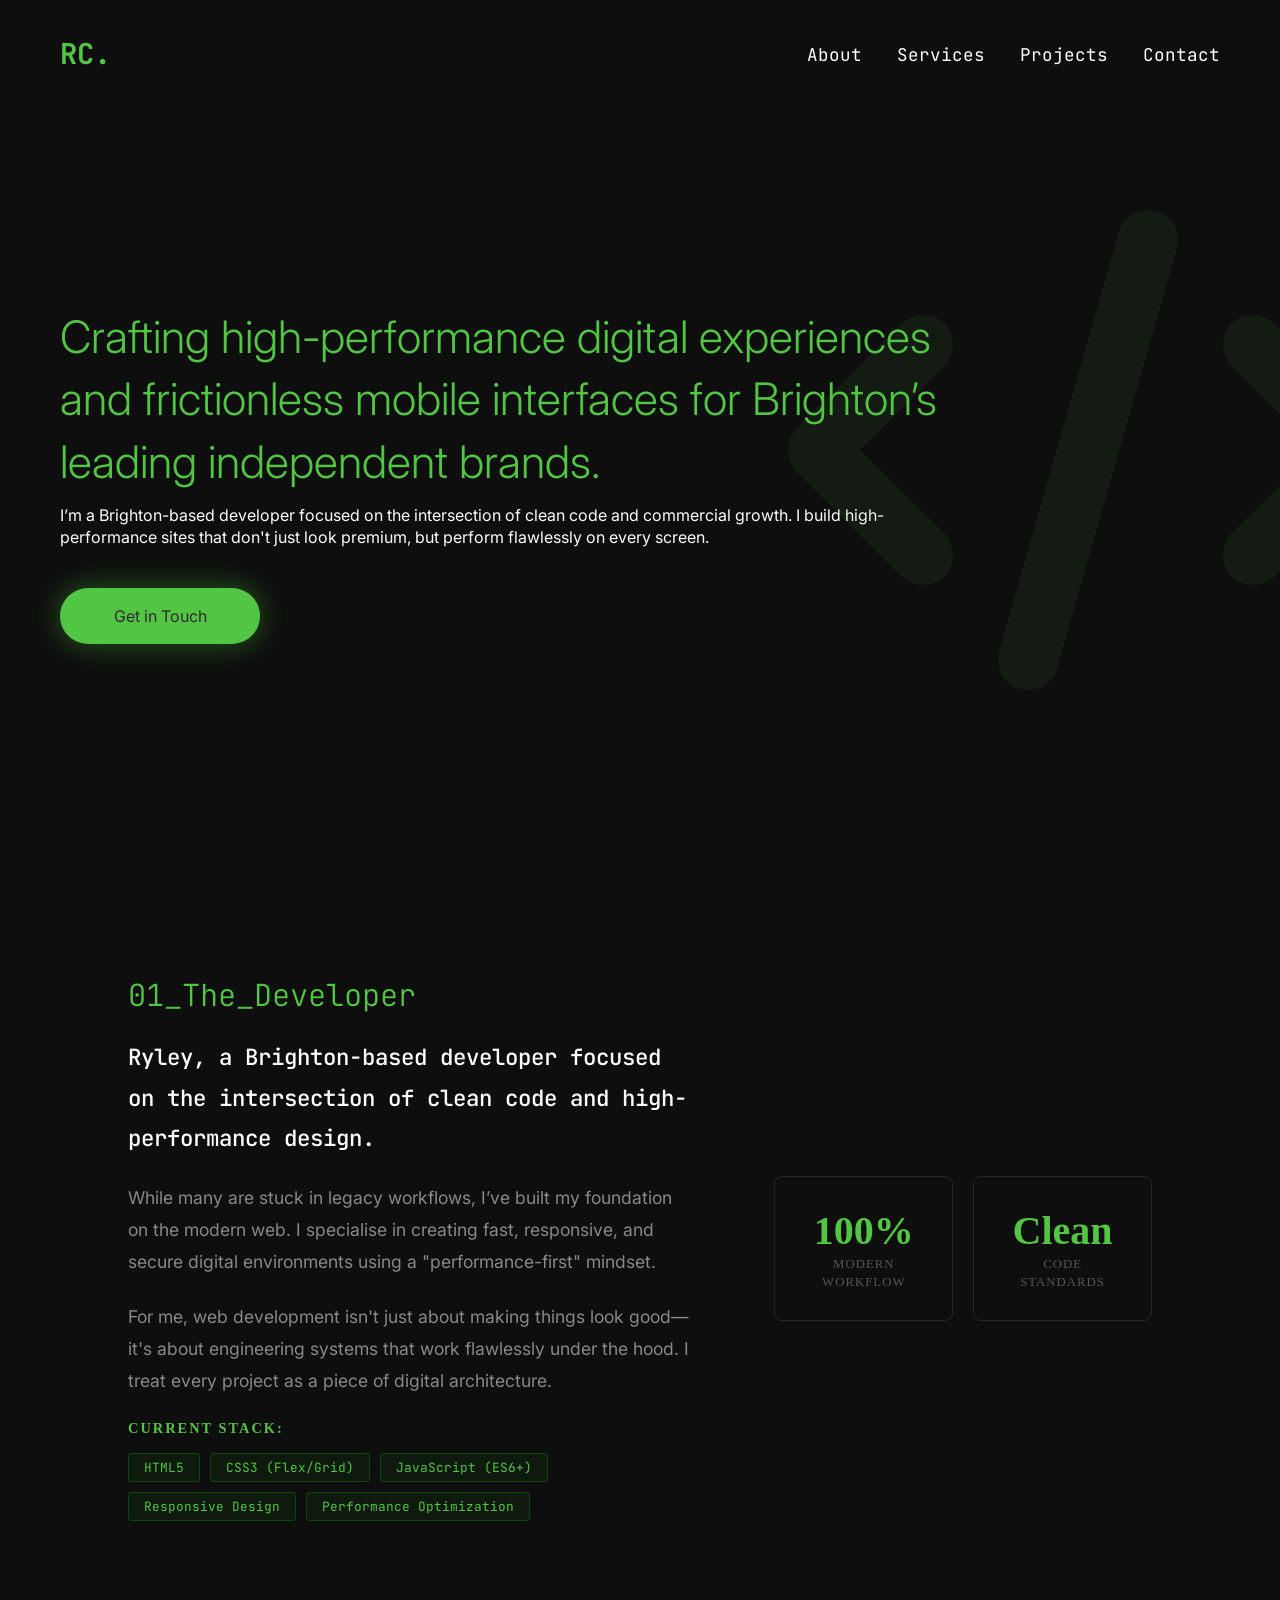
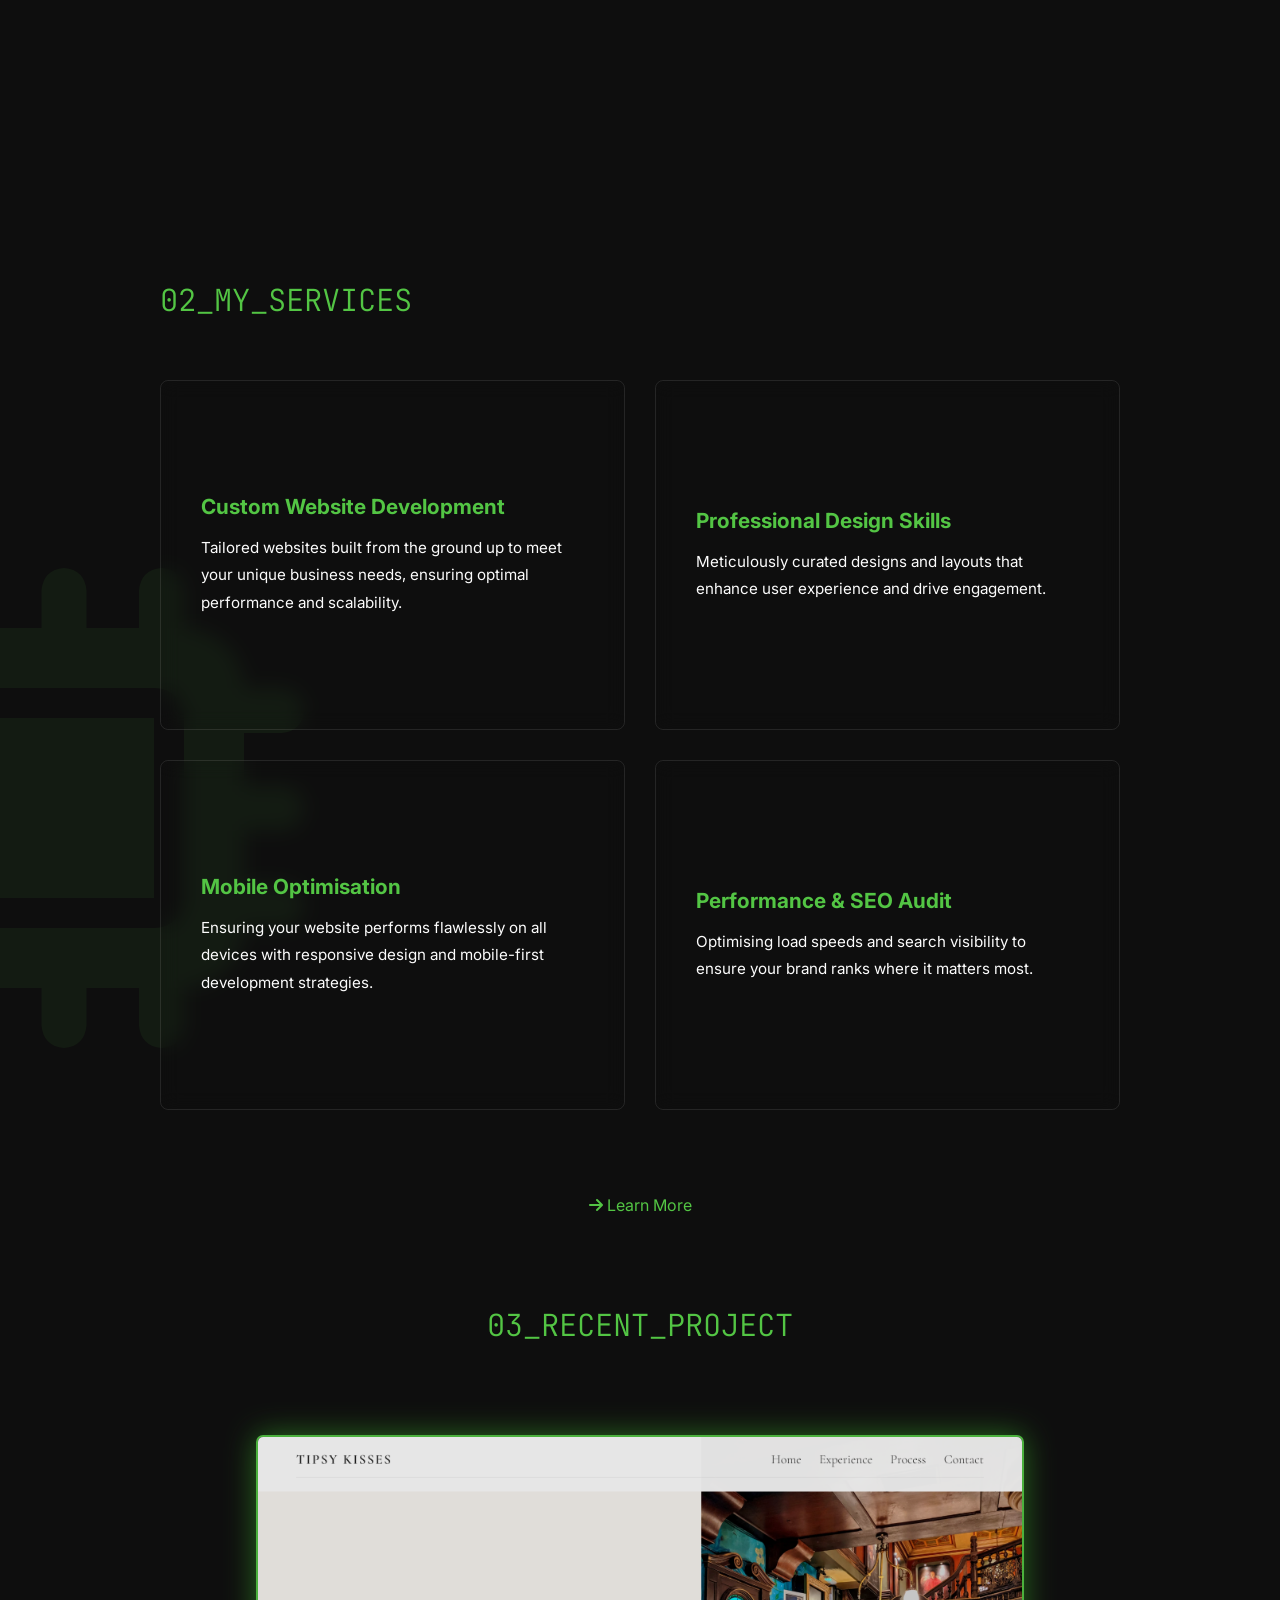
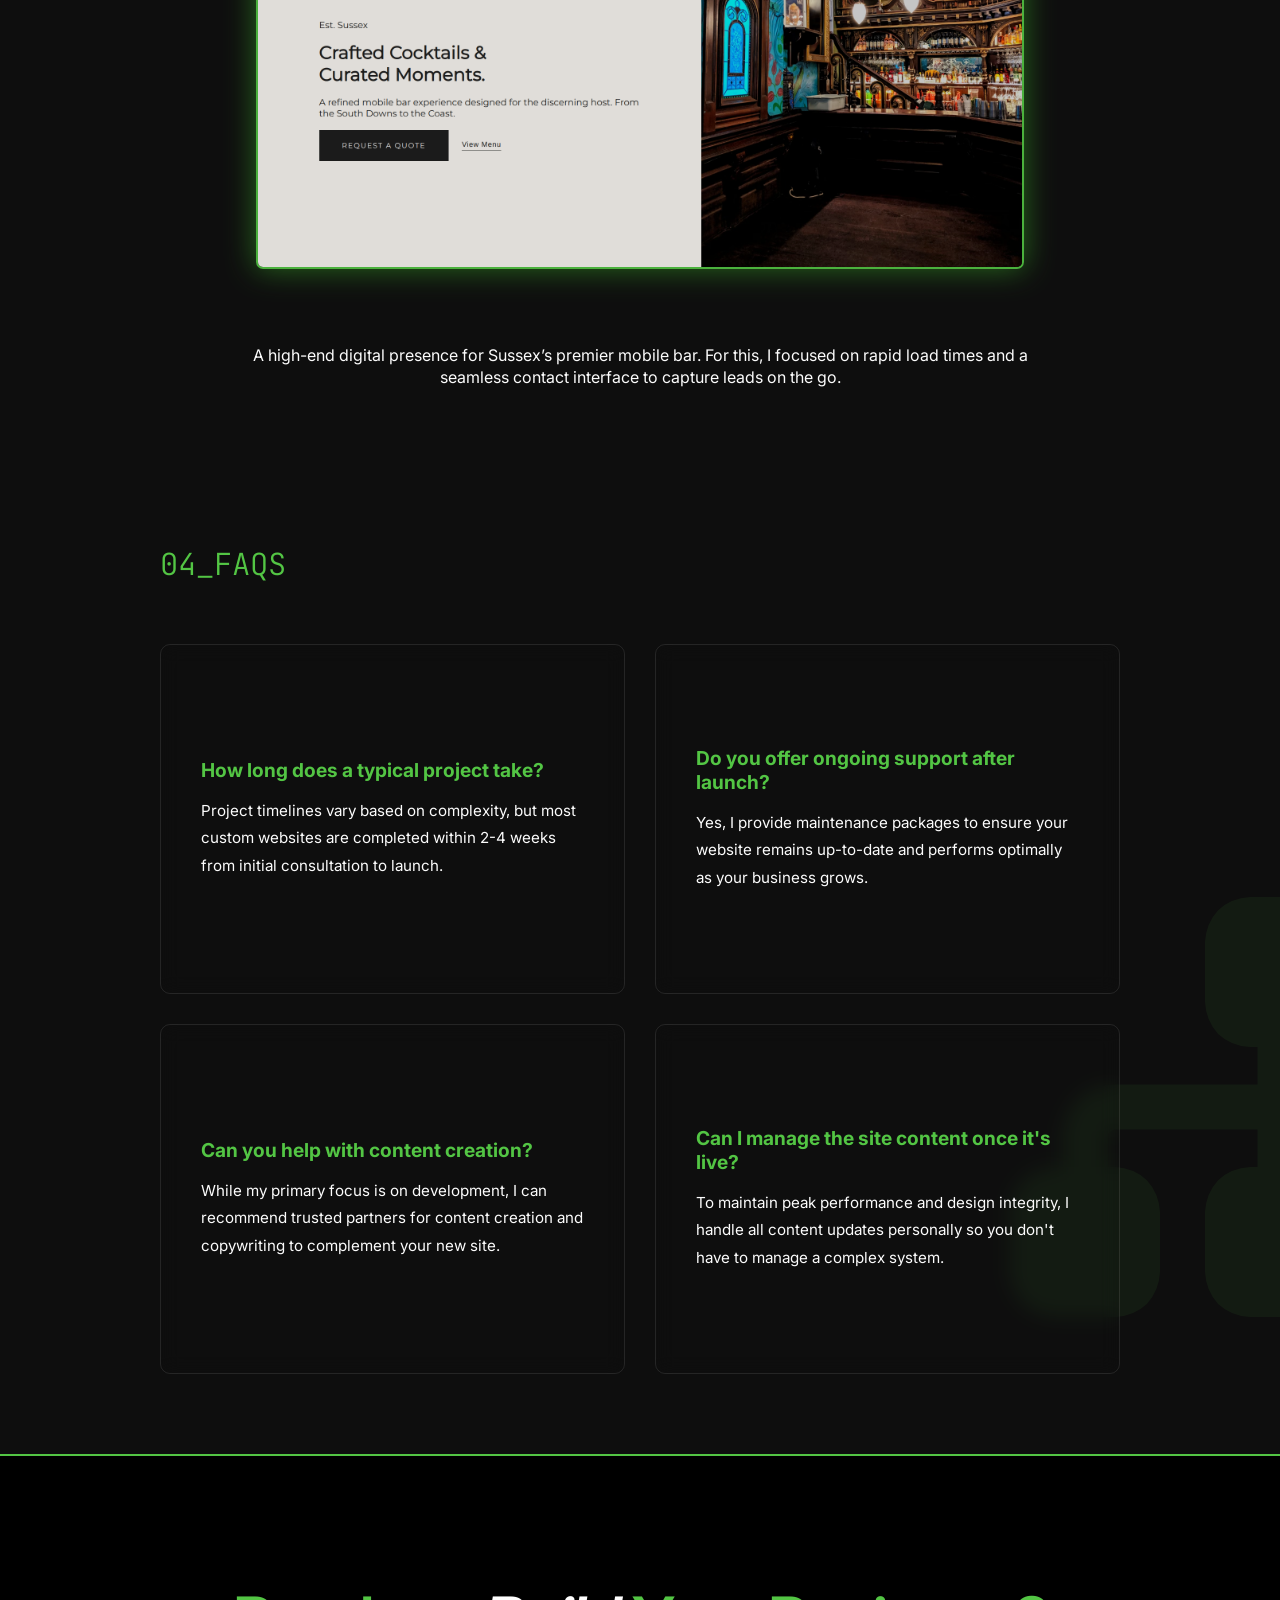
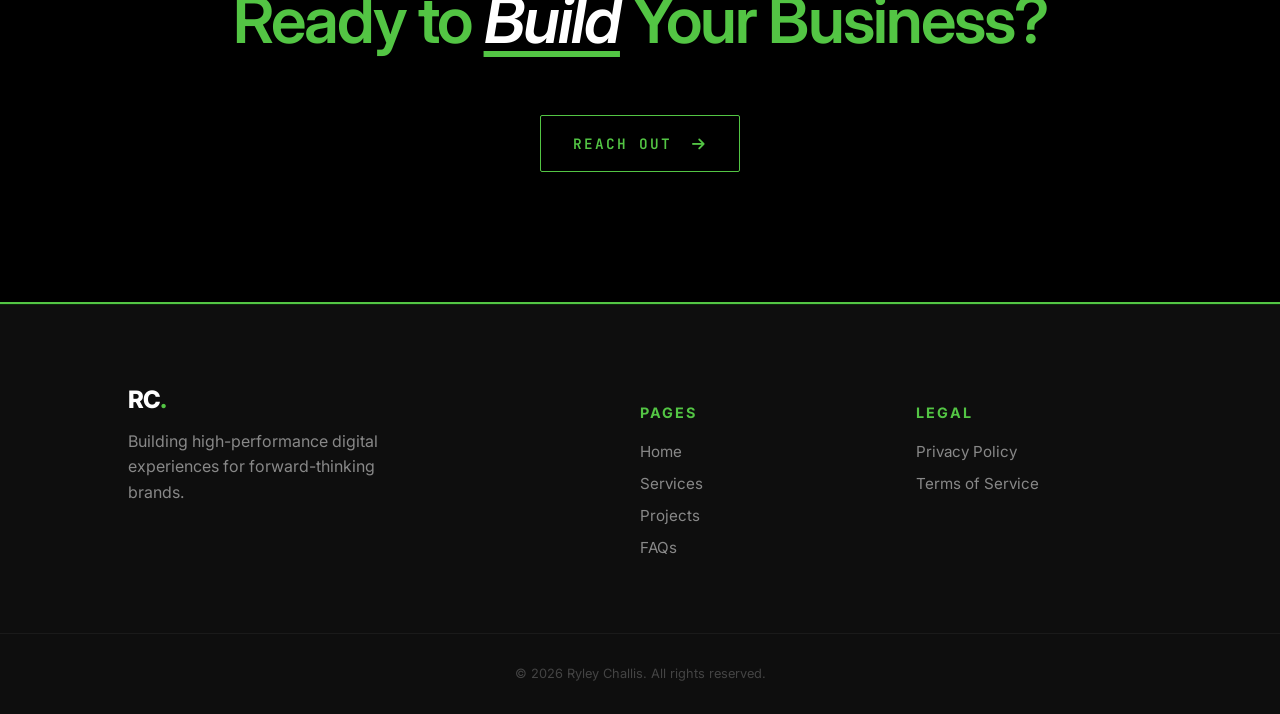
<file: index.html>
<!DOCTYPE html>
<html lang="en">
<head>
    <meta charset="UTF-8">
    <meta name="viewport" content="width=device-width, initial-scale=1.0">
    <title>Ryley Challis | Professional Custom-Code Web Developer in East Sussex</title>
    <link rel="preconnect" href="https://fonts.googleapis.com">
    <link rel="preconnect" href="https://fonts.gstatic.com" crossorigin>
    <link href="https://fonts.googleapis.com/css2?family=Inter:wght@400;700;800&family=JetBrains+Mono:wght@400;500&display=swap" rel="stylesheet">
    <link rel="stylesheet" href="https://cdnjs.cloudflare.com/ajax/libs/font-awesome/6.5.1/css/all.min.css">

    <link rel="stylesheet" href="css/root.css">
    <link rel="stylesheet" href="css/styles.css">
    <link rel="stylesheet" href="css/nav.css">
    <link rel="stylesheet" href="css/button.css">
    <link rel="stylesheet" href="css/query.css">
</head>
<body>
    <nav class="navbar">
        <div class="hamburger">
            <span></span>
            <span></span>
            <span></span>
        </div>
        <a href="#" class="logo">RC.</a>
        <ul class="nav-links">
            <li><a href="#about">About</a></li>
            <li><a href="index.html#services">Services</a></li>
            <li><a href="projects.html">Projects</a></li>
            <li><a href="index.html#final">Contact</a></li>
            <a href="#" class="logo">RC.</a>
        </ul>
    </nav>
    
    <header class="hero">
        <div class="hero-content">
            <h1>Crafting high-performance digital experiences and frictionless mobile interfaces <span class="desktop-only">for Brighton’s leading independent brands.</span></h1>
            <p><span class="desktop-only">I’m a Brighton-based developer focused on the intersection of clean code and commercial growth. </span>I build high-performance sites that don't just look premium, but perform flawlessly on every screen.</p>
            <a href="#contact" class="btn">Get in Touch</a>
        </div>
    </header>

    <section id="about" class="section">
        <div class="container about-grid">
            <div class="about-content">
                <h2 class="section-title">01_The_Developer</h2>
                <p class="lead">
                    Ryley, a Brighton-based developer focused on the intersection of clean code and high-performance design. 
                </p>
                <p>
                    While many are stuck in legacy workflows, I’ve built my foundation on the modern web. I specialise in creating fast, responsive, and secure digital environments using a "performance-first" mindset.
                </p>
                <p>
                    For me, web development isn't just about making things look good—it's about engineering systems that work flawlessly under the hood. I treat every project as a piece of digital architecture.
                </p>
                
                <div class="tech-stack">
                    <h3>Current Stack:</h3>
                    <div class="stack-tags">
                        <span>HTML5</span>
                        <span>CSS3 (Flex/Grid)</span>
                        <span>JavaScript (ES6+)</span>
                        <span>Responsive Design</span>
                        <span>Performance Optimization</span>
                    </div>
                </div>
            </div>
            <div class="about-stats">
                <div class="stat-box">
                    <span class="stat-number">100%</span>
                    <span class="stat-label">Modern Workflow</span>
                </div>
                <div class="stat-box">
                    <span class="stat-number">Clean</span>
                    <span class="stat-label">Code Standards</span>
                </div>
            </div>
        </div>
    </section>

    <section class="services" id="services">
        <div class="container">
            <h2>02_MY_SERVICES</h2>
            <div class="service-list">
                <div class="service-item">
                    <h3>Custom Website Development</h3>
                    <p>Tailored websites built from the ground up to meet your unique business needs, ensuring optimal performance and scalability.</p>
                </div>
                <div class="service-item">
                    <h3>Professional Design Skills</h3>
                    <p>Meticulously curated designs and layouts that enhance user experience and drive engagement.</p>
                </div>
                <div class="service-item">
                    <h3>Mobile Optimisation</h3>
                    <p>Ensuring your website performs flawlessly on all devices with responsive design and mobile-first development strategies.</p>
                </div>
                <div class="service-item">
                    <h3>Performance & SEO Audit</h3>
                    <p>Optimising load speeds and search visibility to ensure your brand ranks where it matters most.</p>
                </div>
            </div>
            <div class="min-btn">
                <a href="services.html">
                <i class="fas fa-arrow-right"></i>
                Learn More
            </a>
            </div>
        </div>
    </section>

    <section class="recent" id="recent">
        <h2>03_RECENT_PROJECT</h2>
        <div class="container">
            <img src="css/img/porttipsy.png" alt="Tipsy Kisses Recent Project Screenshot">
            <p class="description">A high-end digital presence for Sussex’s premier mobile bar. For this, I focused on rapid load times and a seamless contact interface to capture leads on the go.</p>
        </div>
    </section>

    <section class="faqs" id="faqs">
        <div class="container">
            <h2>04_FAQS</h2>
            <div class="faq-list">
                <div class="faq-item">
                    <h3>How long does a typical project take?</h3>
                    <p>Project timelines vary based on complexity, but most custom websites are completed within 2-4 weeks from initial consultation to launch.</p>
                </div>
                <div class="faq-item">
                    <h3>Do you offer ongoing support after launch?</h3>
                    <p>Yes, I provide maintenance packages to ensure your website remains up-to-date and performs optimally as your business grows.</p>
                </div>
                <div class="faq-item">
                    <h3>Can you help with content creation?</h3>
                    <p>While my primary focus is on development, I can recommend trusted partners for content creation and copywriting to complement your new site.</p>
                </div>
                <div class="faq-item">
                    <h3>Can I manage the site content once it's live?</h3>
                    <p>To maintain peak performance and design integrity, I handle all content updates personally so you don't have to manage a complex system.</p>
                </div>
            </div>
        </div>
    </section>

    <section class="final-cta" id="final">
        <div class="container">
            <h2 class="rhetorical">Ready to <span>Build</span> Your Business?</h2>
            <a class="btn" href="mailto:ryleychallis@outlook.com">
                Reach Out
                <i class="fa-solid fa-arrow-right"></i>
            </a>
        </div>
    </section>

    <footer class="main-footer">
        <div class="container footer-grid">
            <div class="footer-brand">
                <a href="#" class="footer-logo">RC<span>.</span></a>
                <p>Building high-performance digital experiences for forward-thinking brands.</p>
            </div>

            <div class="footer-links">
                <h4>Pages</h4>
                <ul>
                    <li><a href="#home">Home</a></li>
                    <li><a href="#services">Services</a></li>
                    <li><a href="projects.html">Projects</a></li>
                    <li><a href="#faqs">FAQs</a></li>
                </ul>
            </div>

            <div class="footer-links">
                <h4>Legal</h4>
                <ul>
                    <li><a href="#">Privacy Policy</a></li>
                    <li><a href="#">Terms of Service</a></li>
                </ul>
            </div>
        </div>

        <div class="footer-bottom">
            <div class="container">
                <p>&copy; 2026 Ryley Challis. All rights reserved.</p>
            </div>
        </div>
    </footer>
    <script src="css/script.js"></script>
</body>
</html>
</file>
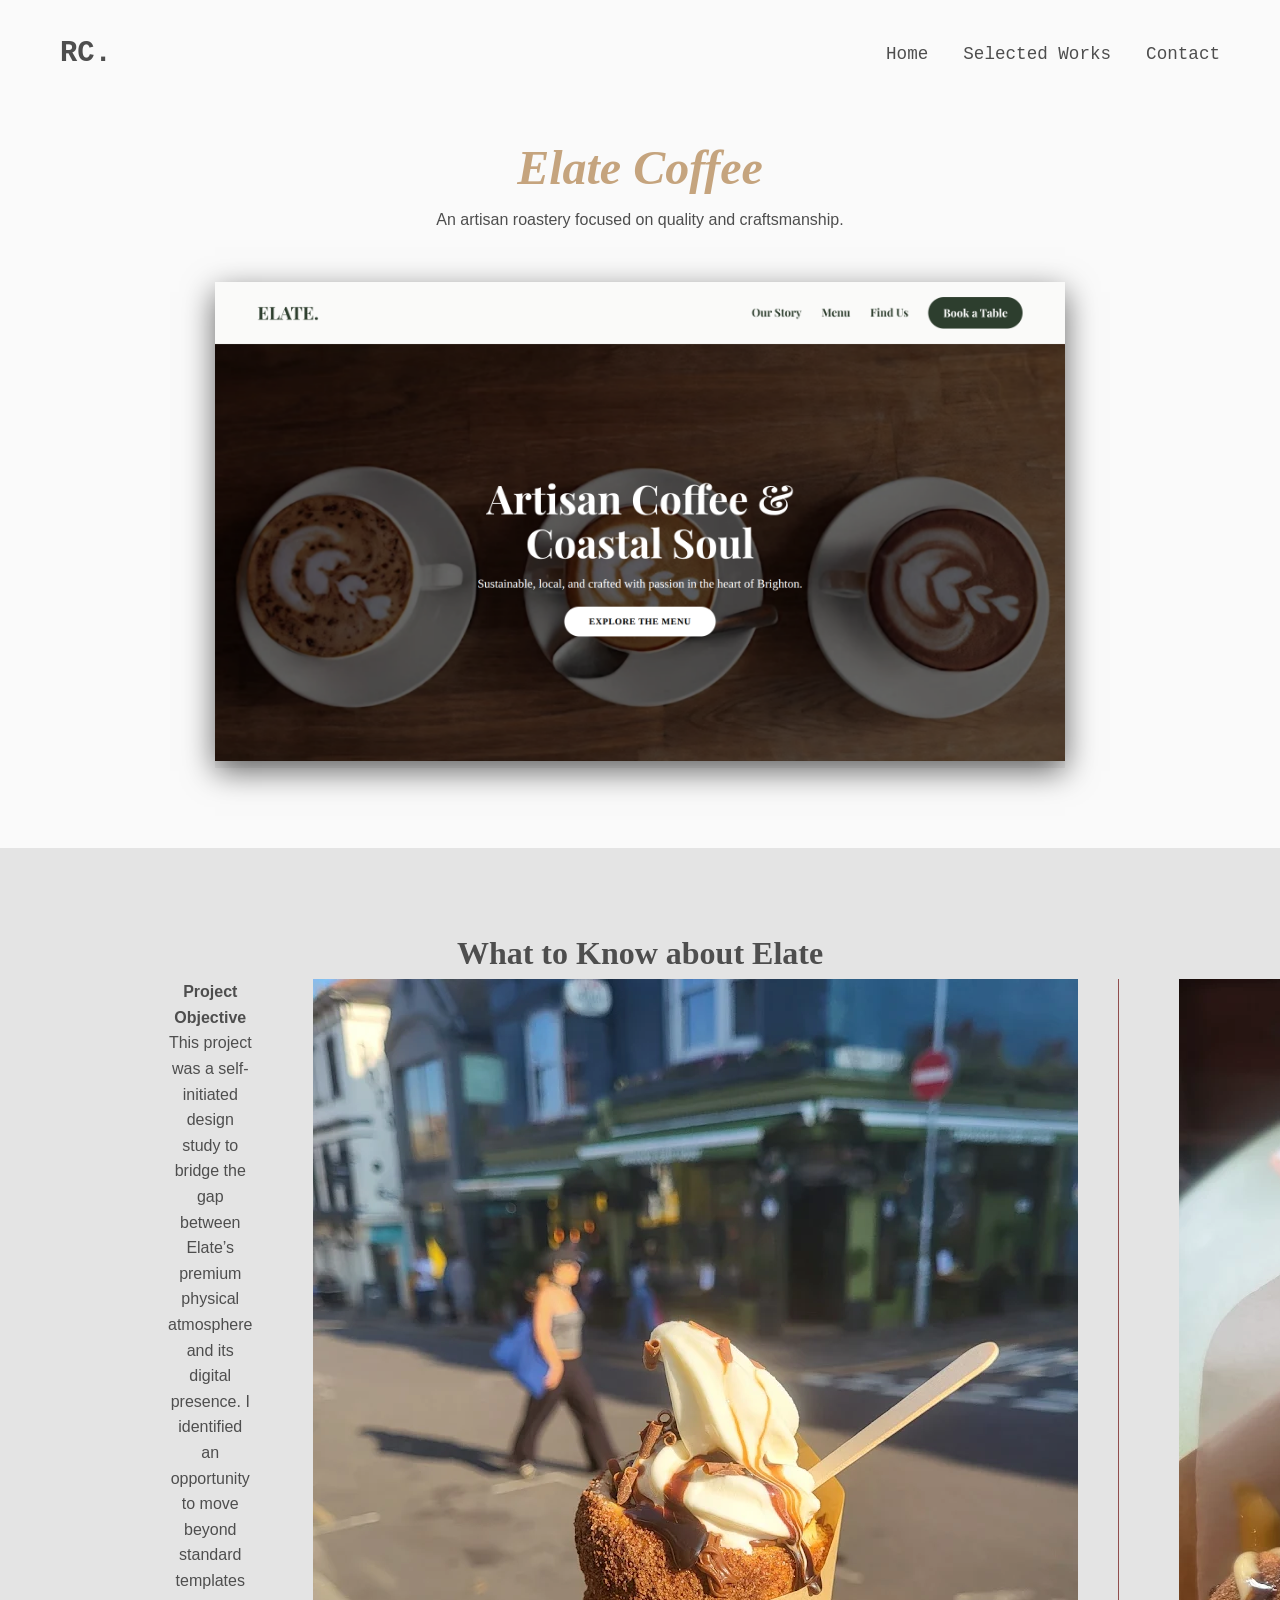
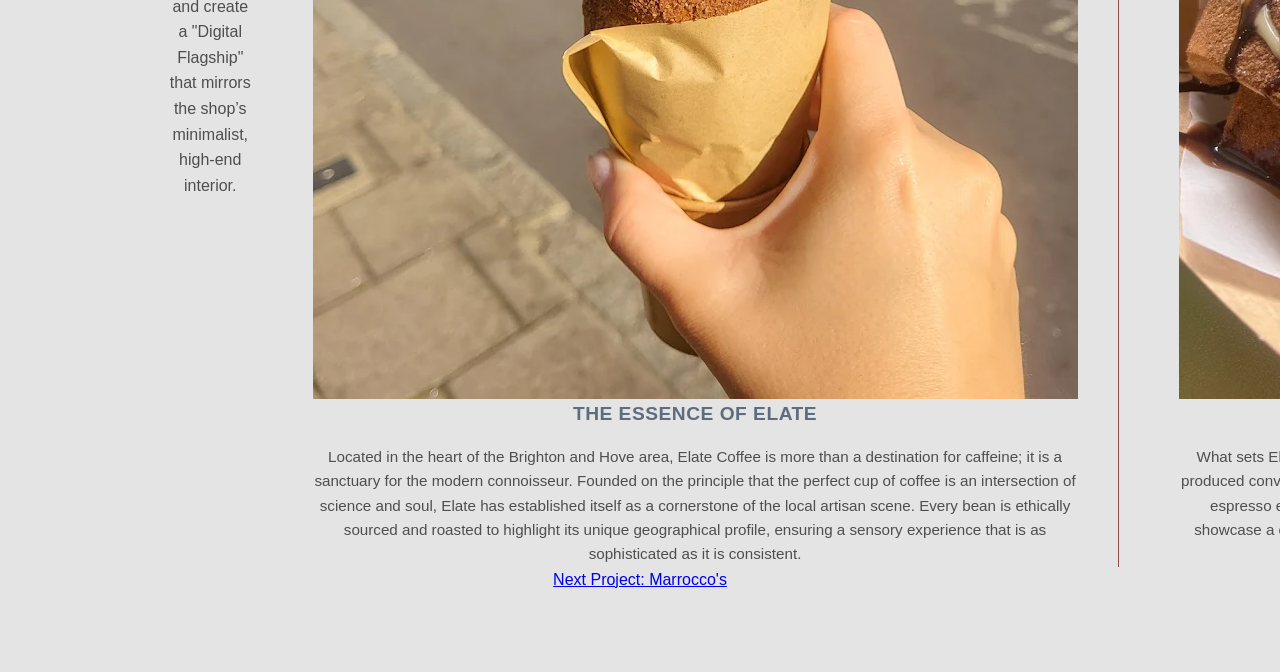
<file: elate.html>
<!DOCTYPE html>
<html lang="en">
<head>
    <meta charset="UTF-8">
    <meta name="viewport" content="width=device-width, initial-scale=1.0">
    <title>Elate Coffee | Ryley C.</title>
    <link rel="stylesheet" href="css/total.css">
    <link rel="stylesheet" href="css/nav.css">
    <link rel="stylesheet" href="css/button.css">
</head>
<body>

    <nav>
        <a href="index.html" class="logo">RC.</a>
        <ul class="nav-links">
            <li><a href="index.html">Home</a></li>
            <li><a href="projects.html">Selected Works</a></li>
            <li><a href="mailto:ryleychallis@outlook.com">Contact</a></li>
        </ul>
    </nav>

    <main>
        <section class="section">
            <div class="container">
                <header class="services-header">
                    <h2 class="section-title">Elate Coffee</h2>
                    <p>An artisan roastery focused on quality and craftsmanship.</p>
                </header>

                <div class="image-container">
                    <a href="https://ryleychallis.github.io/Elate/" class="featured-card">
                        <div class="featured-image-frame">
                            <div class="overlay"><span>View Live Site</span></div>
                            <img src="css/img/project-elate.png" alt="Project Screenshot">
                        </div>
                    </a>
                </div>
            </div>
        </section>

        <section class="section" id="info">
            <div class="container">
                <h2>What to Know about Elate</h2>
                <div class="info-container">
                    <div class="main-info">
                        <h4>Project Objective</h4>
                        <p>This project was a self-initiated design study to bridge the gap between Elate’s premium physical atmosphere and its digital presence. I identified an opportunity to move beyond standard templates and create a "Digital Flagship" that mirrors the shop’s minimalist, high-end interior.</p>
                    </div>
                    <div class="info-item">
                        <img src="css/img/elate/first.webp">
                        <div class="info-desc">
                            <h4>The Essence of Elate</h4>
                            <p>Located in the heart of the Brighton and Hove area, Elate Coffee is more than a destination for caffeine; it is a sanctuary for the modern connoisseur. Founded on the principle that the perfect cup of coffee is an intersection of science and soul, Elate has established itself as a cornerstone of the local artisan scene. Every bean is ethically sourced and roasted to highlight its unique geographical profile, ensuring a sensory experience that is as sophisticated as it is consistent.</p>
                        </div>
                    </div>
                    <div class="info-item">
                        <img src="css/img/elate/second.webp">
                        <div class="info-desc">
                            <h4>A Legacy of Quality and Craftsmanship</h4>
                            <p>What sets Elate apart is an uncompromising commitment to the "Small Batch" philosophy. In an era of mass-produced convenience, the team at Elate prioritizes the slow, deliberate process of manual brewing and precision espresso extraction. This dedication to craftsmanship is reflected in their rotating seasonal menus, which showcase a curated selection of global roasts, each chosen for its ability to tell a story of origin and expertise.</p>
                        </div>
                    </div>
                </div>
                <div class="next-cta">
                    <a href="marroccos.html">Next Project: Marrocco's</a>
                </div>
            </div>
        </section>
    </main>
</body>
</html>
</file>
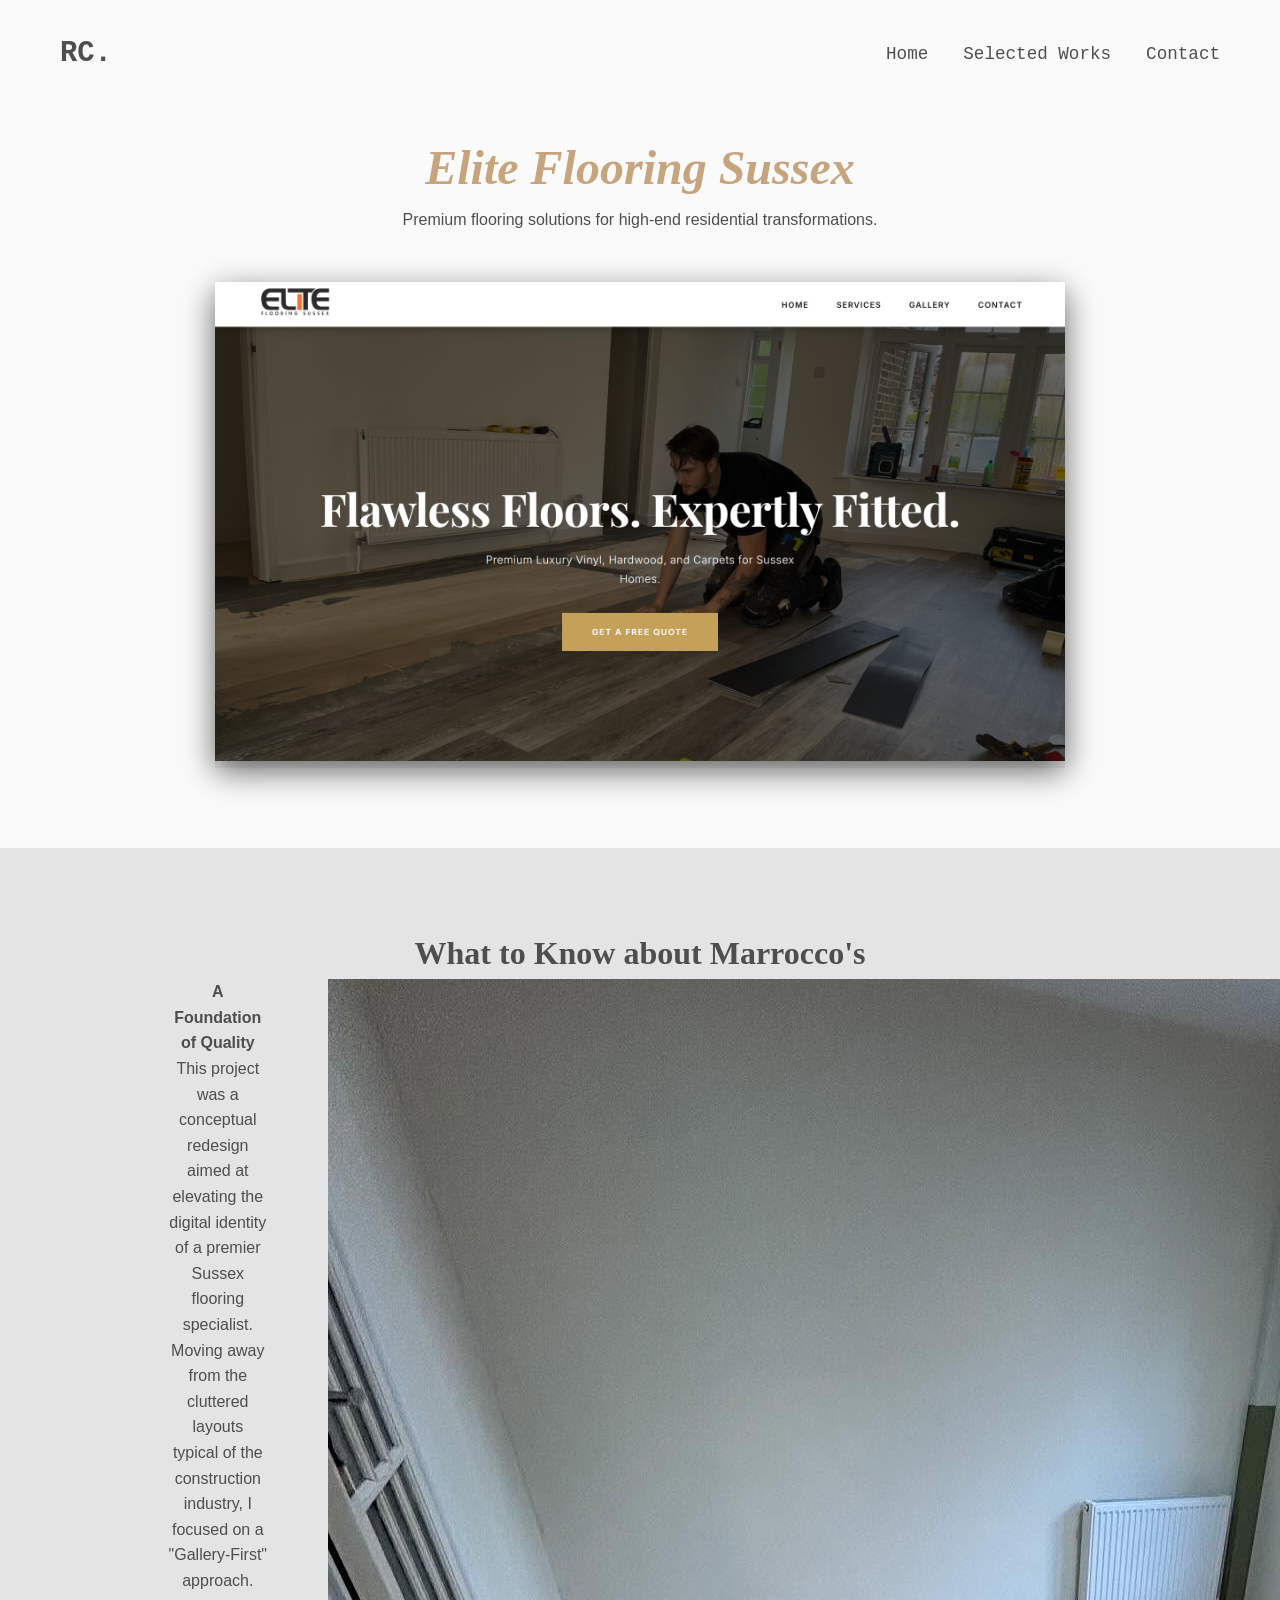
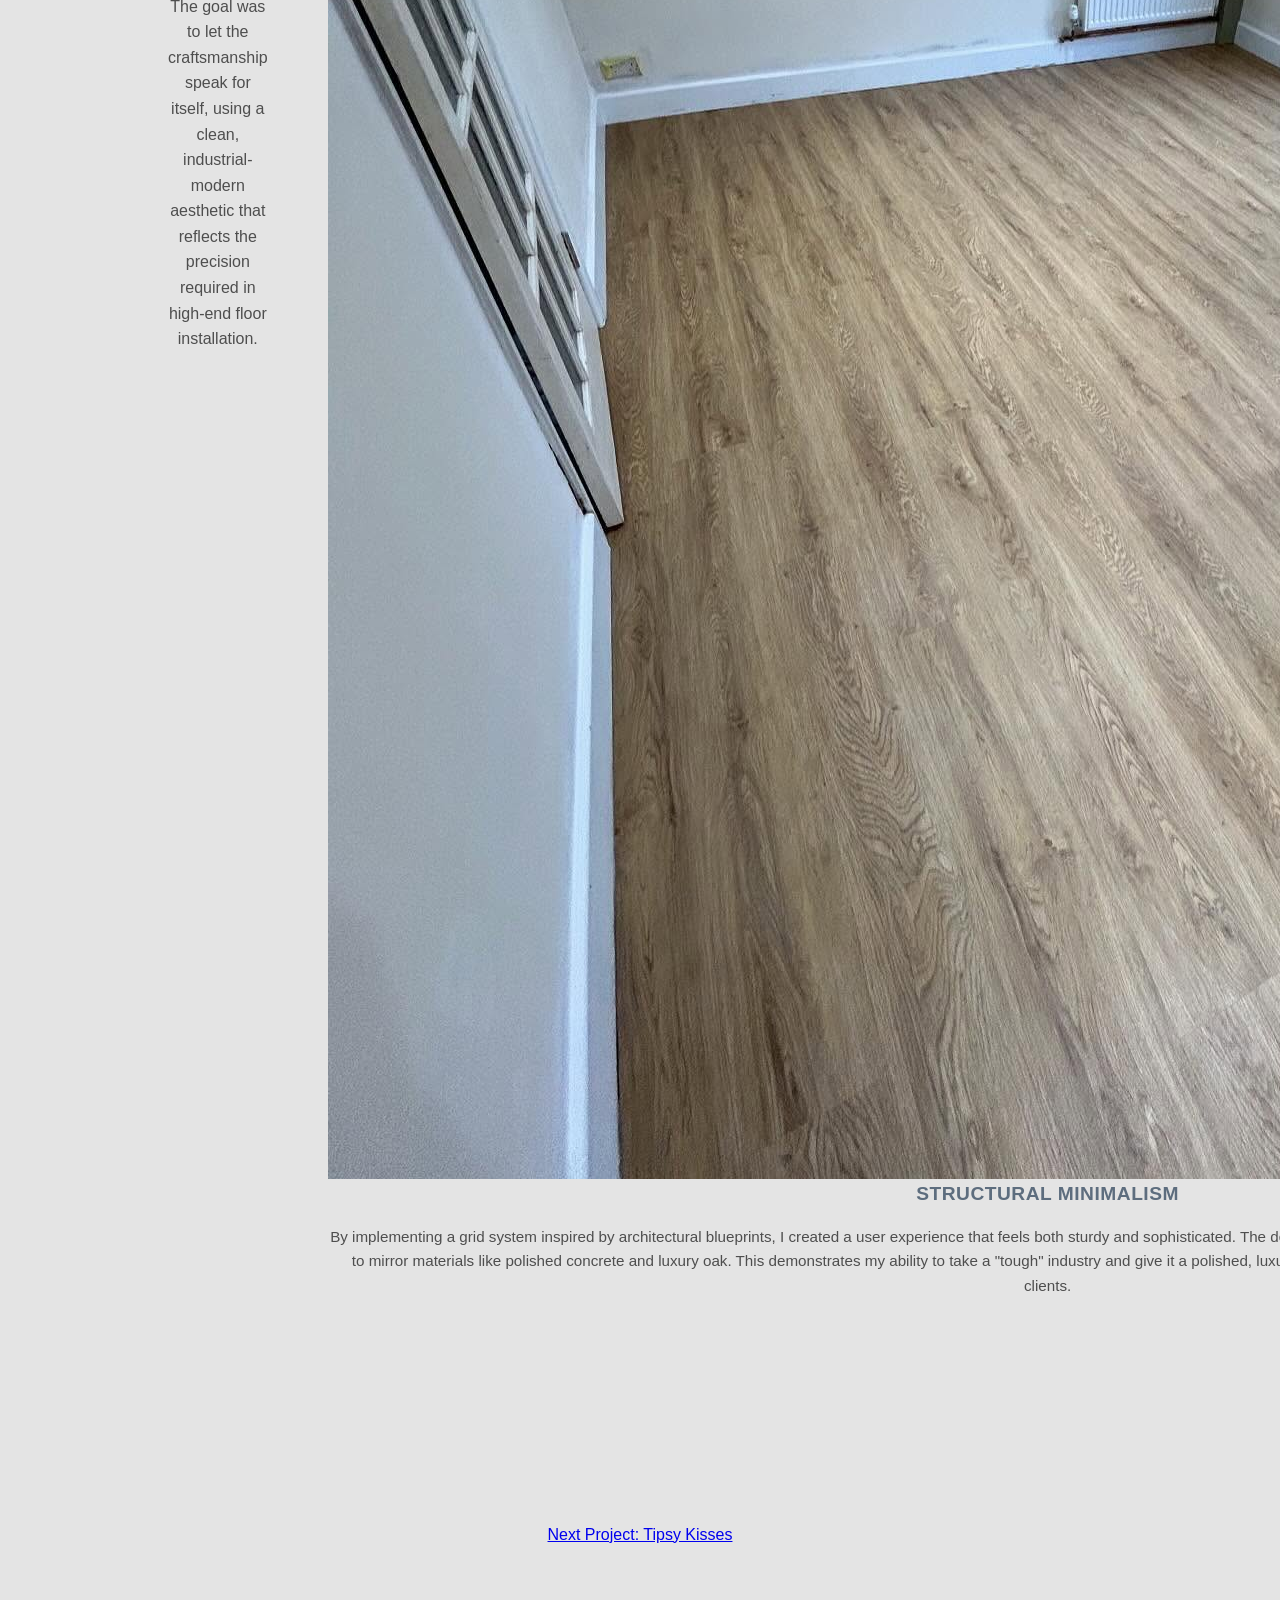
<file: elite.html>
<!DOCTYPE html>
<html lang="en">
<head>
    <meta charset="UTF-8">
    <meta name="viewport" content="width=device-width, initial-scale=1.0">
    <title>Elite Flooring | Ryley C.</title>
    <link rel="stylesheet" href="css/total.css">
    <link rel="stylesheet" href="css/nav.css">
    <link rel="stylesheet" href="css/button.css">
</head>
<body>

    <nav>
        <a href="index.html" class="logo">RC.</a>
        <ul class="nav-links">
            <li><a href="index.html">Home</a></li>
            <li><a href="projects.html">Selected Works</a></li>
            <li><a href="mailto:ryleychallis@outlook.com">Contact</a></li>
        </ul>
    </nav>

    <main>
        <section class="section">
            <div class="container">
                <header class="services-header">
                    <h2 class="section-title">Elite Flooring Sussex</h2>
                    <p>Premium flooring solutions for high-end residential transformations.</p>
                </header>

                <div class="image-container">
                    <a href="https://ryleychallis.github.io/Elite-Flooring/" class="featured-card">
                        <div class="featured-image-frame">
                            <div class="overlay"><span>View Live Site</span></div>
                            <img src="css/img/project-elite.png" alt="Project Screenshot">
                        </div>
                    </a>
                </div>
            </div>
        </section>

        <section class="section" id="info">
            <div class="container">
                <h2>What to Know about Marrocco's</h2>
                <div class="info-container">
                    <div class="main-info">
                        <h4>A Foundation of Quality</h4>
                        <p>This project was a conceptual redesign aimed at elevating the digital identity of a premier Sussex flooring specialist. Moving away from the cluttered layouts typical of the construction industry, I focused on a "Gallery-First" approach. The goal was to let the craftsmanship speak for itself, using a clean, industrial-modern aesthetic that reflects the precision required in high-end floor installation.</p>
                    </div>
                    <div class="info-item">
                        <img src="css/img/elite/first.jpg">
                        <div class="info-desc">
                            <h4>Structural Minimalism</h4>
                            <p>By implementing a grid system inspired by architectural blueprints, I created a user experience that feels both sturdy and sophisticated. The design language utilizes a monochromatic palette with deep slate accents to mirror materials like polished concrete and luxury oak. This demonstrates my ability to take a "tough" industry and give it a polished, luxury digital finish that appeals to high-value residential and commercial clients.</p>
                        </div>
                    </div>
                    <div class="info-item">
                        <img src="css/img/elite/second.jpg">
                        <div class="info-desc">
                            <h4>Texture and Tone</h4>
                            <p>The primary challenge was translating the tactile nature of flooring—hardwood grains, stone textures, and carpet weaves—into a flat digital screen. I utilized large-scale, high-definition imagery paired with "breathing" whitespace to ensure the site never feels heavy. This project highlights my skill in using visual hierarchy to guide a user from initial inspiration through to a professional call-to-action.</p>
                        </div>
                    </div>
                </div>
                <div class="next-cta">
                    <a href="tipsy.html">Next Project: Tipsy Kisses</a>
                </div>
            </div>
        </section>
    </main>
</body>
</html>
</file>
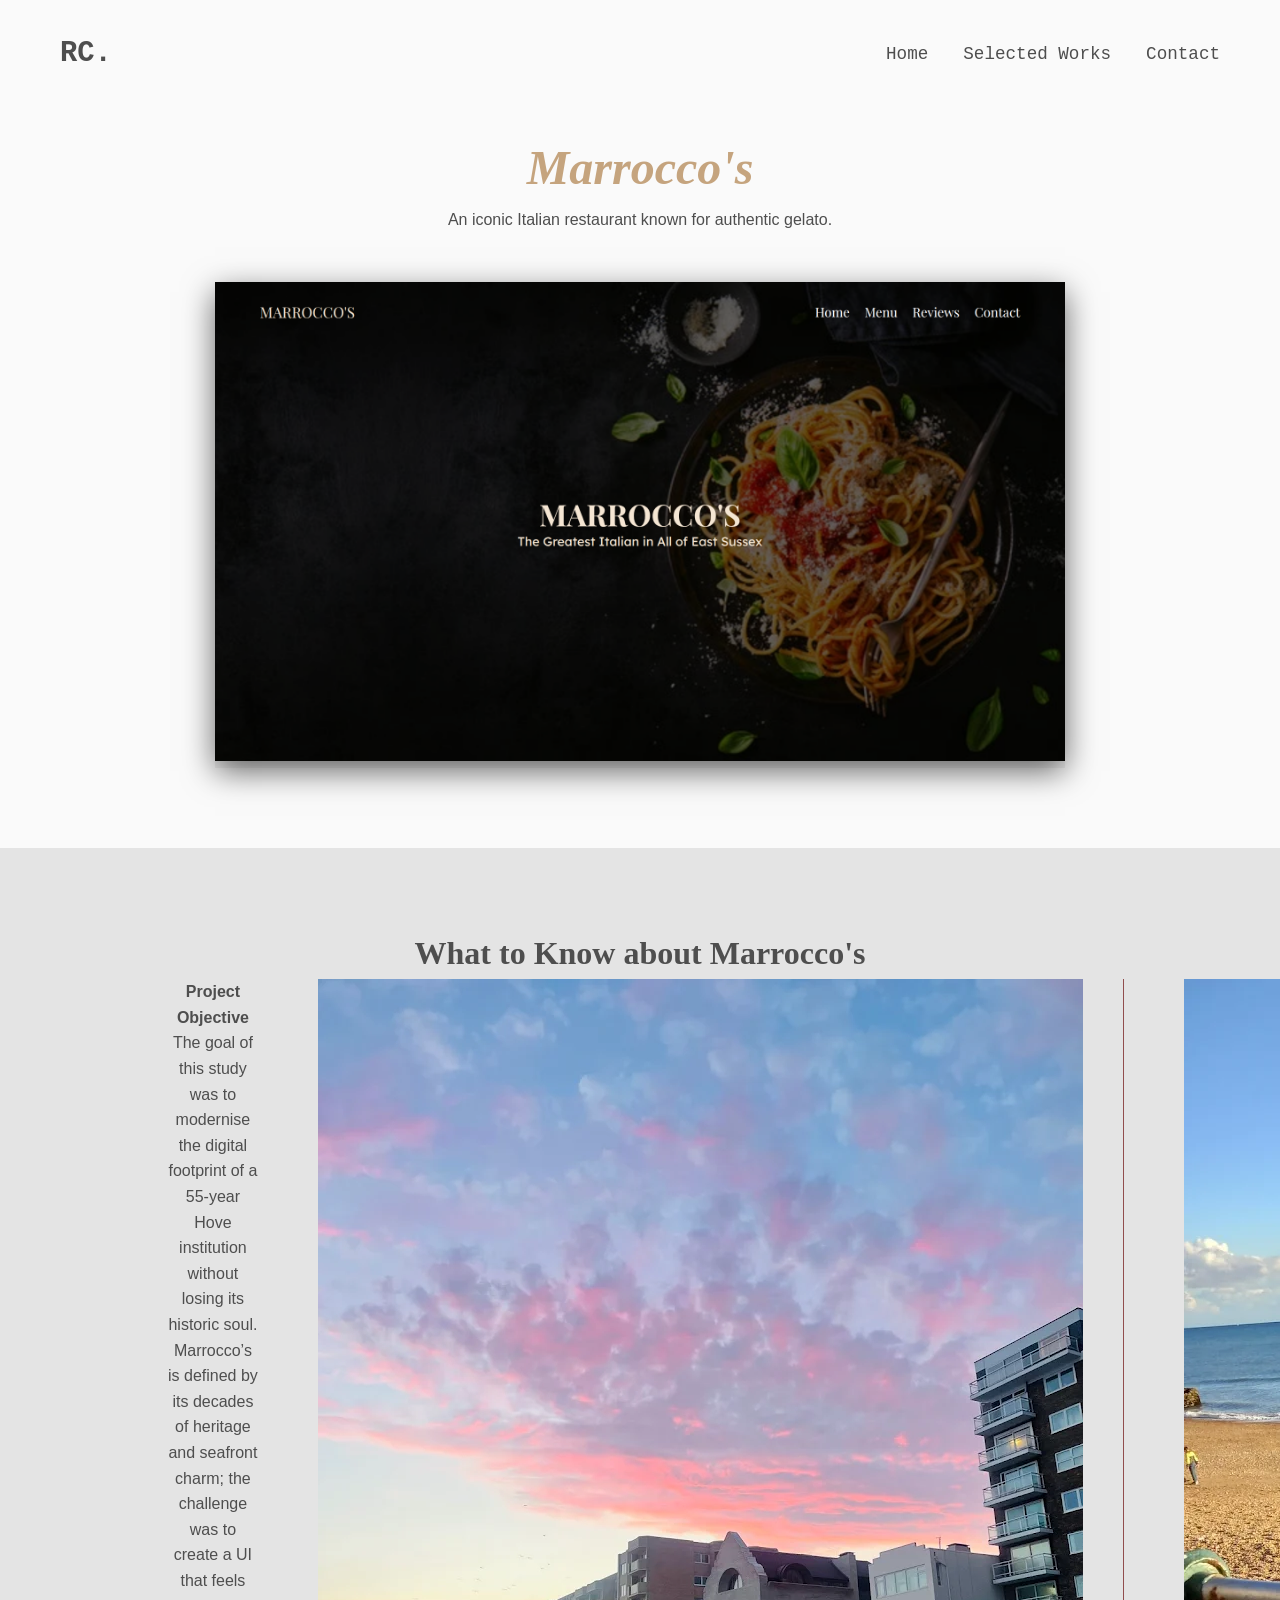
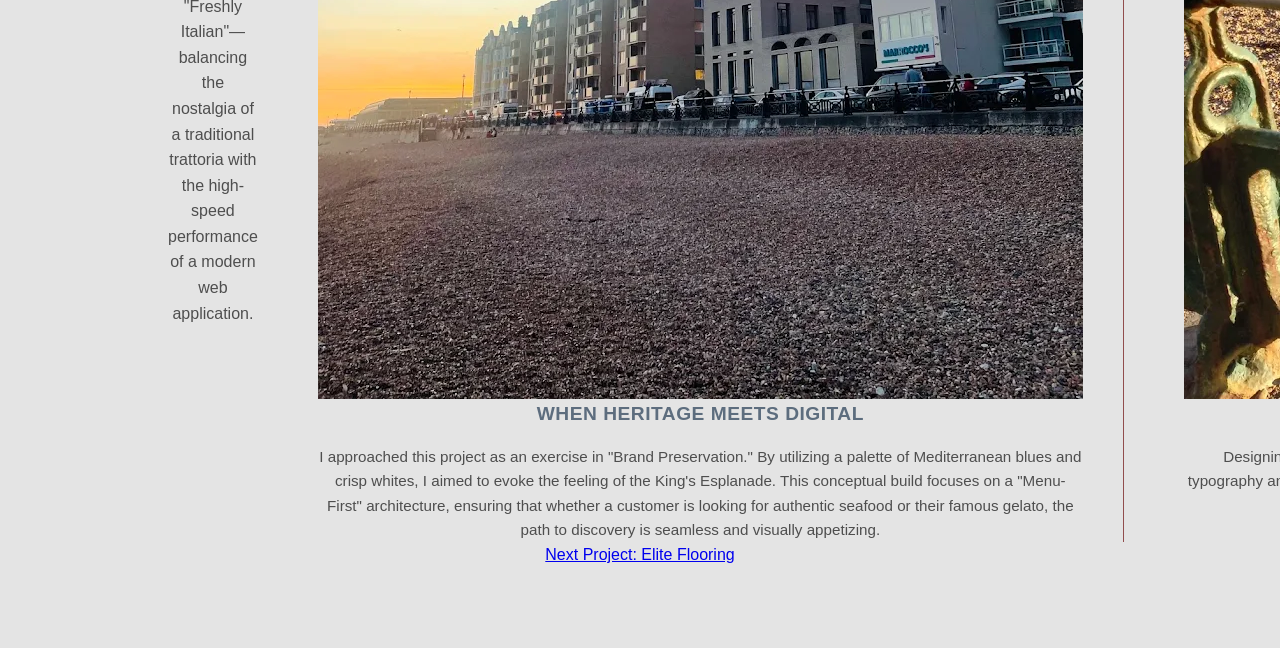
<file: marroccos.html>
<!DOCTYPE html>
<html lang="en">
<head>
    <meta charset="UTF-8">
    <meta name="viewport" content="width=device-width, initial-scale=1.0">
    <title>Marrocco's Hove | Ryley C.</title>
    <link rel="stylesheet" href="css/total.css">
    <link rel="stylesheet" href="css/nav.css">
    <link rel="stylesheet" href="css/button.css">
</head>
<body>

    <nav>
        <a href="index.html" class="logo">RC.</a>
        <ul class="nav-links">
            <li><a href="index.html">Home</a></li>
            <li><a href="projects.html">Selected Works</a></li>
            <li><a href="mailto:ryleychallis@outlook.com">Contact</a></li>
        </ul>
    </nav>

    <main>
        <section class="section">
            <div class="container">
                <header class="services-header">
                    <h2 class="section-title">Marrocco's</h2>
                    <p>An iconic Italian restaurant known for authentic gelato.</p>
                </header>

                <div class="image-container">
                    <a href="https://ryleychallis.github.io/Marroccos/" class="featured-card">
                        <div class="featured-image-frame">
                            <div class="overlay"><span>View Live Site</span></div>
                            <img src="css/img/project-marroccos.png" alt="Project Screenshot">
                        </div>
                    </a>
                </div>
            </div>
        </section>

        <section class="section" id="info">
            <div class="container">
                <h2>What to Know about Marrocco's</h2>
                <div class="info-container">
                    <div class="main-info">
                        <h4>Project Objective</h4>
                        <p>The goal of this study was to modernise the digital footprint of a 55-year Hove institution without losing its historic soul. Marrocco’s is defined by its decades of heritage and seafront charm; the challenge was to create a UI that feels "Freshly Italian"—balancing the nostalgia of a traditional trattoria with the high-speed performance of a modern web application.</p>
                    </div>
                    <div class="info-item">
                        <img src="css/img/marroccos/first.jpeg">
                        <div class="info-desc">
                            <h4>When Heritage Meets Digital</h4>
                            <p>I approached this project as an exercise in "Brand Preservation." By utilizing a palette of Mediterranean blues and crisp whites, I aimed to evoke the feeling of the King's Esplanade. This conceptual build focuses on a "Menu-First" architecture, ensuring that whether a customer is looking for authentic seafood or their famous gelato, the path to discovery is seamless and visually appetizing.</p>
                        </div>
                    </div>
                    <div class="info-item">
                        <img src="css/img/marroccos/second.webp">
                        <div class="info-desc">
                            <h4>Translating the Seafront Experience</h4>
                            <p>Designing for a business with such a strong physical presence meant the website had to feel premium, enticing. I implemented high-contrast typography and expansive whitespace to mimic the open feel of the Hove lawn. This project demonstrates my ability to adapt my design preferences to fit a brand that is loud, vibrant, and deeply rooted in its local community.</p>
                        </div>
                    </div>
                </div>
                <div class="next-cta">
                    <a href="elite.html">Next Project: Elite Flooring</a>
                </div>
            </div>
        </section>
    </main>
</body>
</html>
</file>
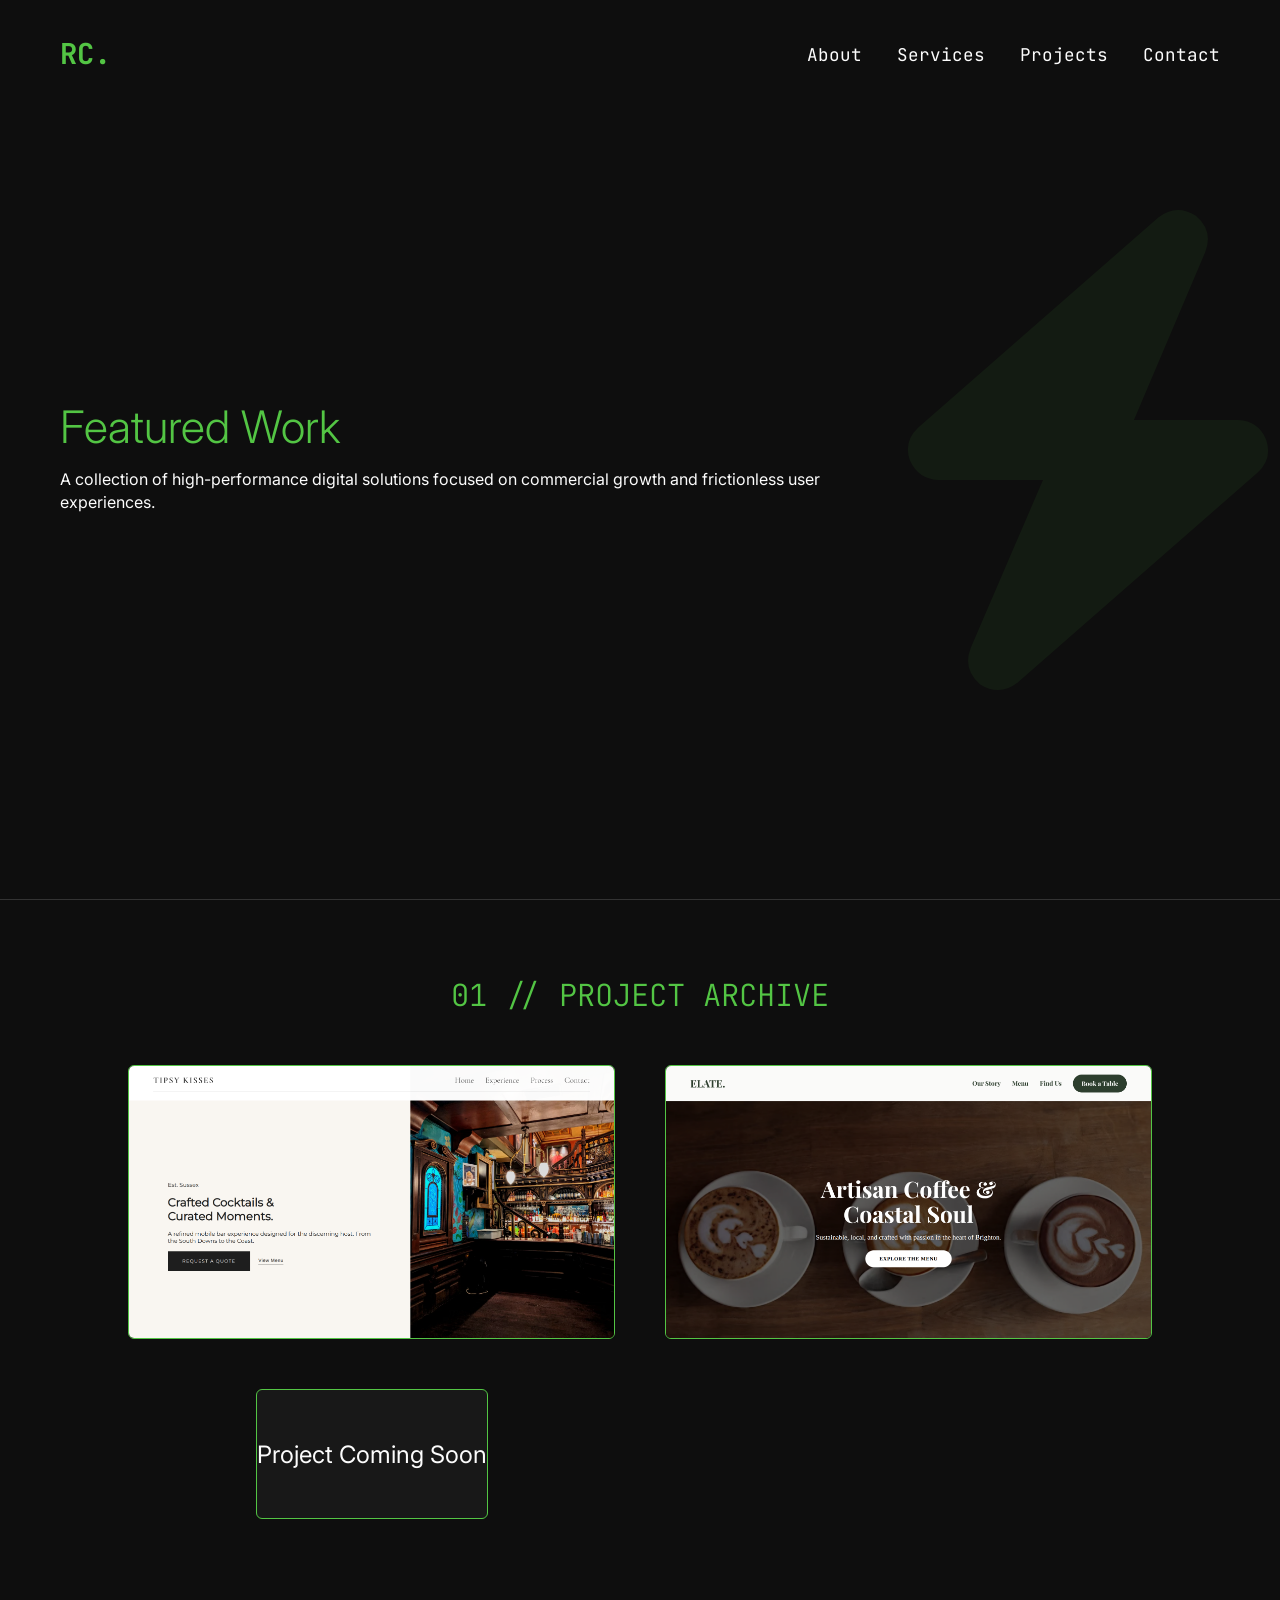
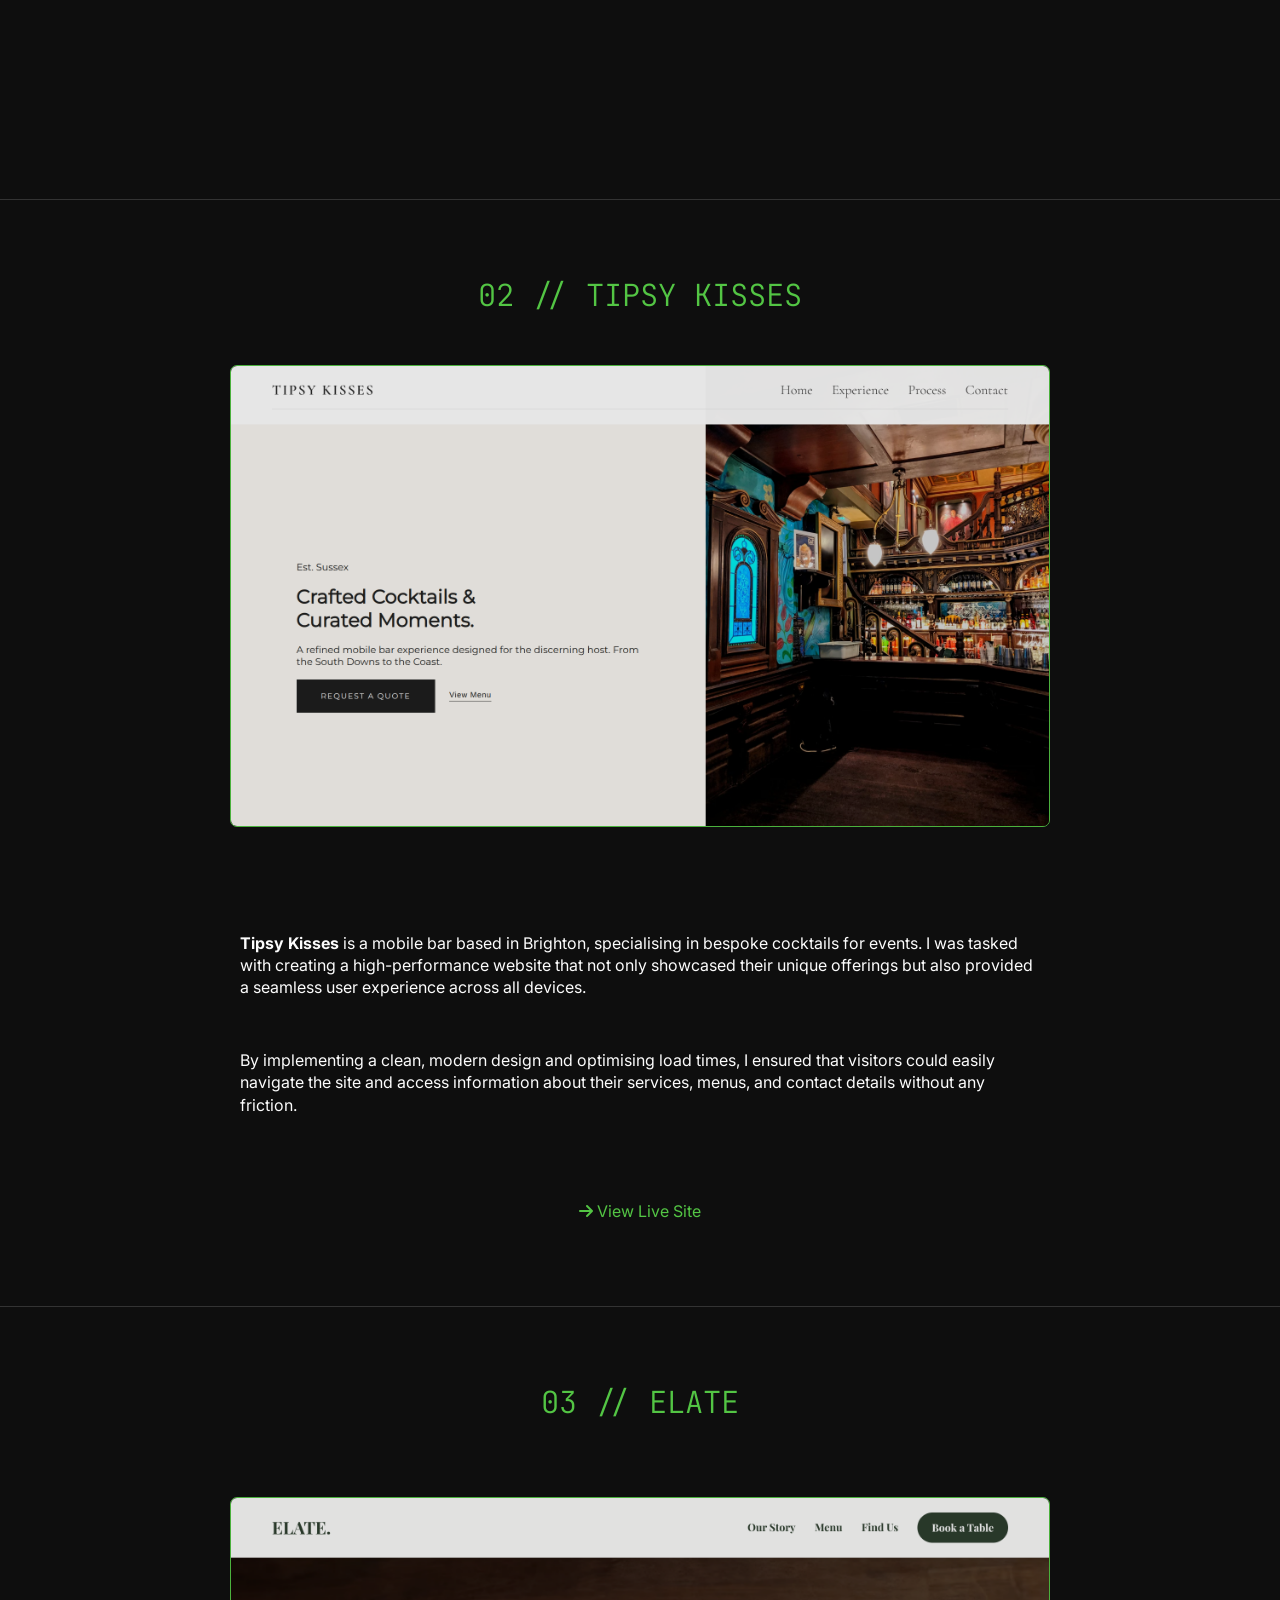
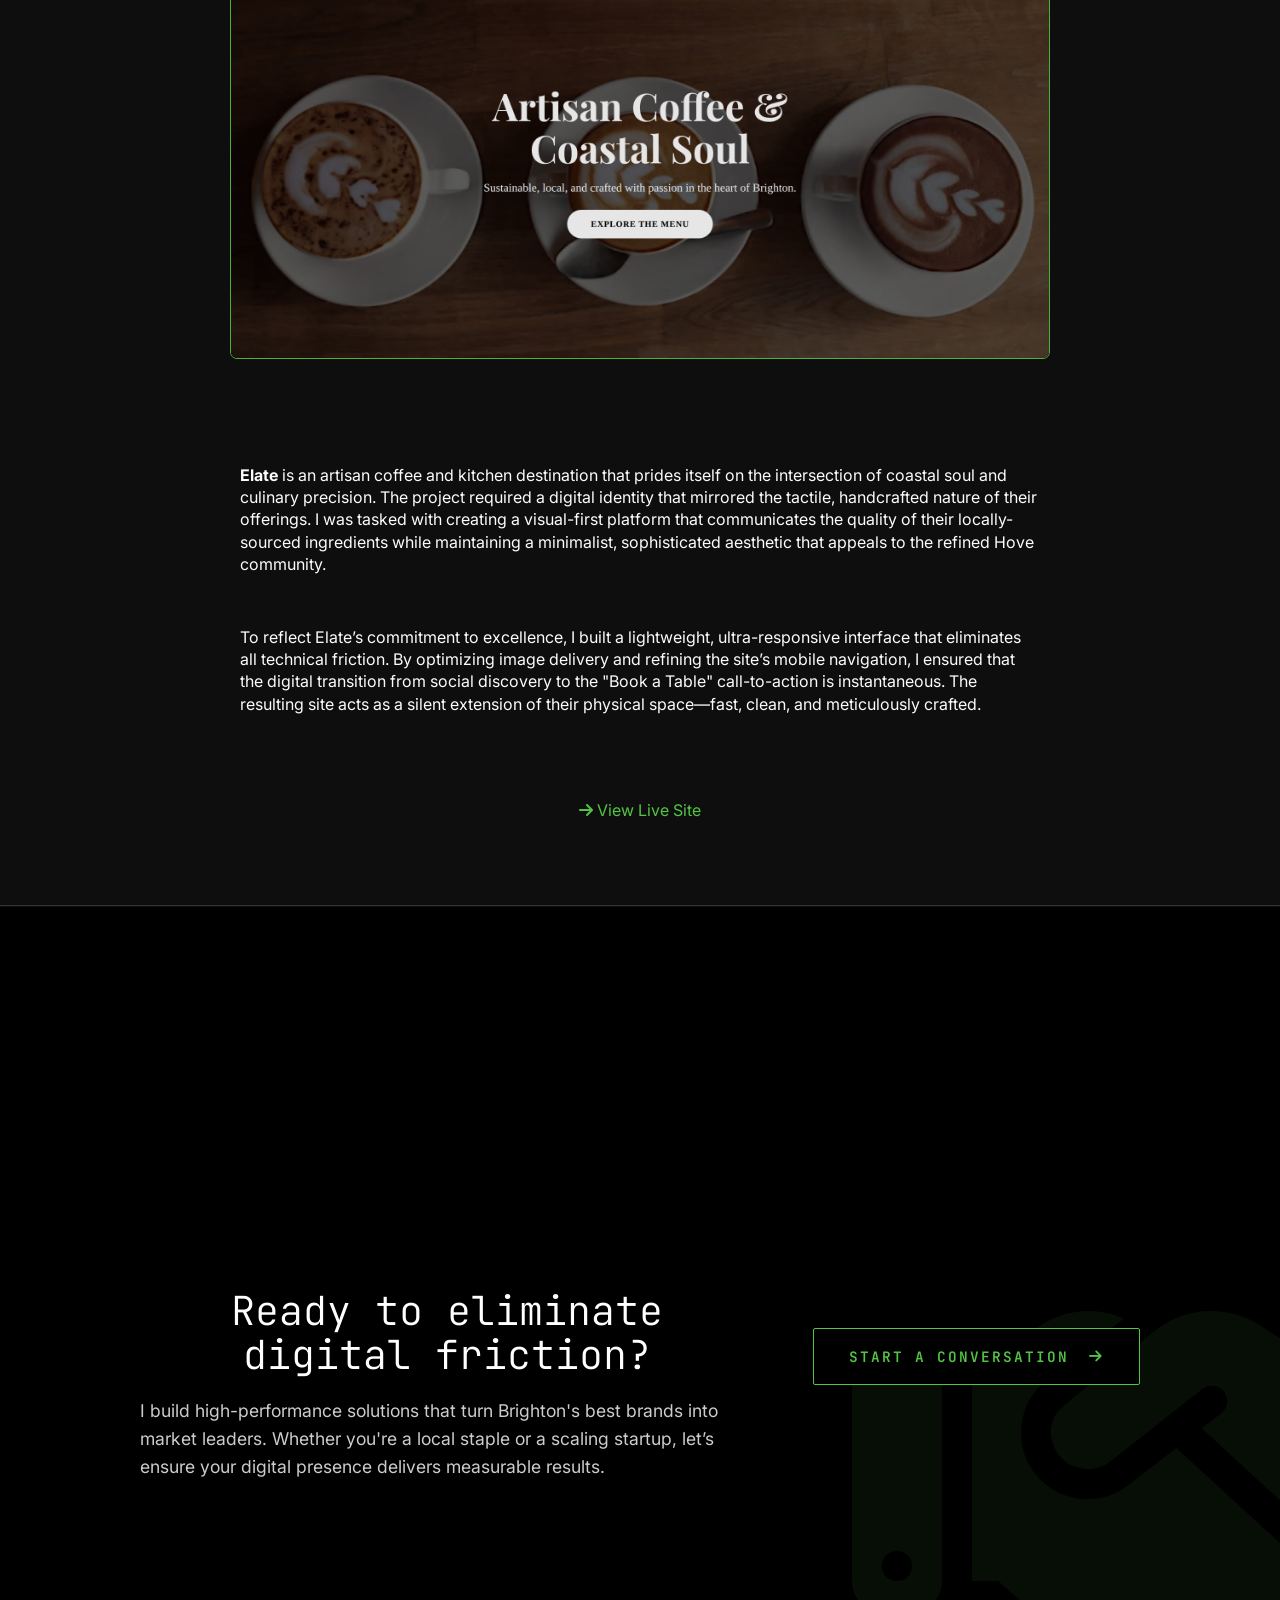
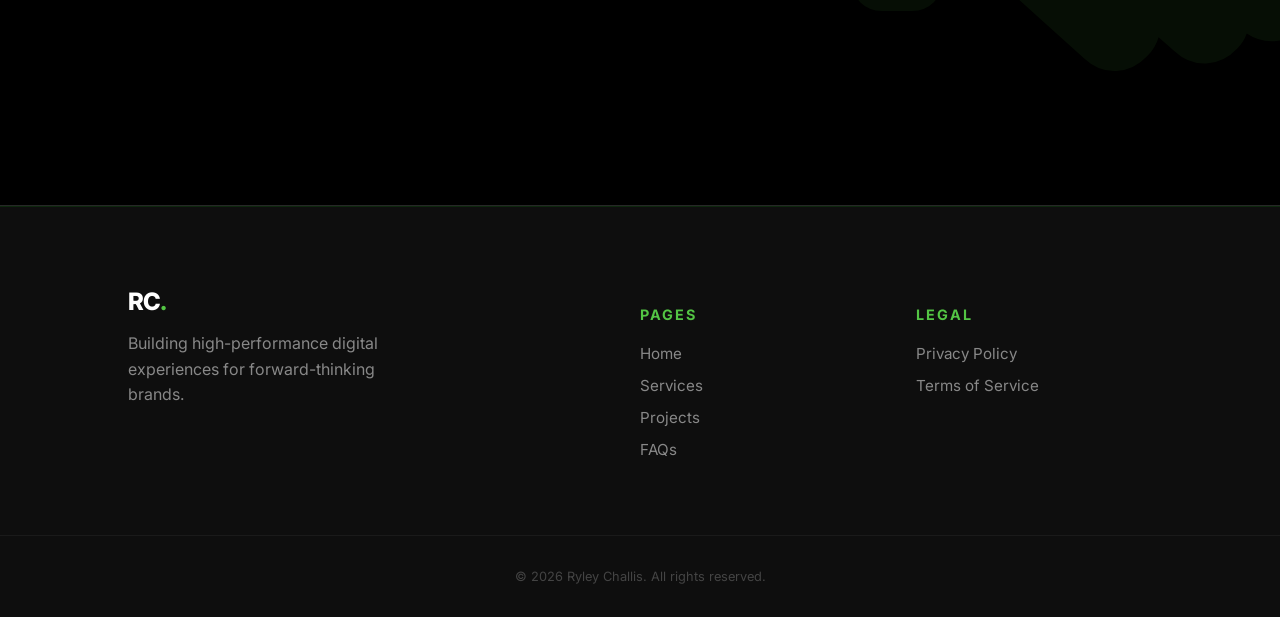
<file: projects.html>
<!DOCTYPE html>
<html lang="en">
<head>
    <meta charset="UTF-8">
    <meta name="viewport" content="width=device-width, initial-scale=1.0">
    <title>Ryley Challis | Professional Custom-Code Web Developer in East Sussex</title>
    <link rel="preconnect" href="https://fonts.googleapis.com">
    <link rel="preconnect" href="https://fonts.gstatic.com" crossorigin>
    <link href="https://fonts.googleapis.com/css2?family=Inter:wght@400;700;800&family=JetBrains+Mono:wght@400;500&display=swap" rel="stylesheet">
    <link rel="stylesheet" href="https://cdnjs.cloudflare.com/ajax/libs/font-awesome/6.5.1/css/all.min.css">

    <link rel="stylesheet" href="css/root.css">
    <link rel="stylesheet" href="css/projects.css">
    <link rel="stylesheet" href="css/nav.css">
    <link rel="stylesheet" href="css/button.css">
    <link rel="stylesheet" href="css/query.css">
</head>
<body>
    <nav class="navbar">
        <div class="hamburger">
            <span></span>
            <span></span>
            <span></span>
        </div>
        <a href="#" class="logo">RC.</a>
        <ul class="nav-links">
            <li><a href="#about">About</a></li>
            <li><a href="index.html#services">Services</a></li>
            <li><a href="projects.html">Projects</a></li>
            <li><a href="index.html#final">Contact</a></li>
            <a href="#" class="logo">RC.</a>
        </ul>
    </nav>

    <header class="hero">
        <div class="hero-content">
            <h1>Featured Work</h1>
            <p>A collection of high-performance digital solutions focused on commercial growth and frictionless user experiences.</p>
        </div>
    </header>

    <section class="gallery" id="gallery">
        <div class="container">
            <h2>01 // PROJECT ARCHIVE</h2>
            <div class="grid">
                <a href="#tipsy">
                    <img class="card" src="css/img/porttipsy.png" alt="Project Tipsy Kisses">
                    <div class="card-overlay">
                        <h3>Tipsy Kisses</h3>
                        <p>Mobile Bar • UX Design</p>
                    </div>
                </a>
                <a href="#tipsy">
                    <img class="card" src="css/img/portelate.png" alt="Project Elate">
                    <div class="card-overlay">
                        <h3>Elate</h3>
                        <p>Mobile Bar • UX Design</p>
                    </div>
                </a>
                <div>
                    <div class="card soon">Project Coming Soon</div>
                </div>
            </div>
        </div>
    </section>

    <section class="tipsy" id="tipsy">
        <div class="container">
            <h2>02 // TIPSY KISSES</h2>
            <div class="project-content">
                <img src="css/img/porttipsy.png" alt="Project Tipsy Kisses">
                <div class="project-details">
                    <p><strong>Tipsy Kisses</strong> is a mobile bar based in Brighton, specialising in bespoke cocktails for events. I was tasked with creating a high-performance website that not only showcased their unique offerings but also provided a seamless user experience across all devices.</p>
                    <p>By implementing a clean, modern design and optimising load times, I ensured that visitors could easily navigate the site and access information about their services, menus, and contact details without any friction.</p>
                </div>
            </div>
            <div class="min-btn">
                <a href="https://ryleychallis.github.io/Tipsy/" target="_blank">
                    <i class="fa-solid fa-arrow-right"></i>
                    View Live Site
                </a>
            </div>
        </div>
    </section>

    <section class="elate" id="elate">
        <div class="container">
            <h2>03 // ELATE</h2>
            <div class="project-content">
                <img src="css/img/portelate.png" alt="Project Elate">
                <div class="project-details">
                    <p><strong>Elate</strong> is an artisan coffee and kitchen destination that prides itself on the intersection of coastal soul and culinary precision. The project required a digital identity that mirrored the tactile, handcrafted nature of their offerings. I was tasked with creating a visual-first platform that communicates the quality of their locally-sourced ingredients while maintaining a minimalist, sophisticated aesthetic that appeals to the refined Hove community.</p>
                    <p>To reflect Elate’s commitment to excellence, I built a lightweight, ultra-responsive interface that eliminates all technical friction. By optimizing image delivery and refining the site’s mobile navigation, I ensured that the digital transition from social discovery to the "Book a Table" call-to-action is instantaneous. The resulting site acts as a silent extension of their physical space—fast, clean, and meticulously crafted.</p>
                </div>
            </div>
            <div class="min-btn">
                <a href="https://ryleychallis.github.io/Elate/" target="_blank">
                    <i class="fa-solid fa-arrow-right"></i>
                    View Live Site
                </a>
            </div>
        </div>
    </section>

    <section class="final-pitch">
        <div class="pitch-container">
            <div class="pitch-text">
                <h2>Ready to eliminate digital friction?</h2>
                <p>I build high-performance solutions that turn Brighton's best brands into market leaders. Whether you're a local staple or a scaling startup, let’s ensure your digital presence delivers measurable results.</p>
            </div>
            <div class="pitch-action">
                <a href="mailto:ryleychallis@outlook.com" class="pitch-btn" target="_blank">
                    Start a Conversation <i class="fa-solid fa-arrow-right"></i>
                </a>
            </div>
        </div>
    </section>

    <footer class="main-footer">
        <div class="container footer-grid">
            <div class="footer-brand">
                <a href="#" class="footer-logo">RC<span>.</span></a>
                <p>Building high-performance digital experiences for forward-thinking brands.</p>
            </div>

            <div class="footer-links">
                <h4>Pages</h4>
                <ul>
                    <li><a href="#home">Home</a></li>
                    <li><a href="#services">Services</a></li>
                    <li><a href="projects.html">Projects</a></li>
                    <li><a href="#faqs">FAQs</a></li>
                </ul>
            </div>

            <div class="footer-links">
                <h4>Legal</h4>
                <ul>
                    <li><a href="#">Privacy Policy</a></li>
                    <li><a href="#">Terms of Service</a></li>
                </ul>
            </div>
        </div>

        <div class="footer-bottom">
            <div class="container">
                <p>&copy; 2026 Ryley Challis. All rights reserved.</p>
            </div>
        </div>
    </footer>
    <script src="css/script.js"></script>
</body>
</html>
</file>
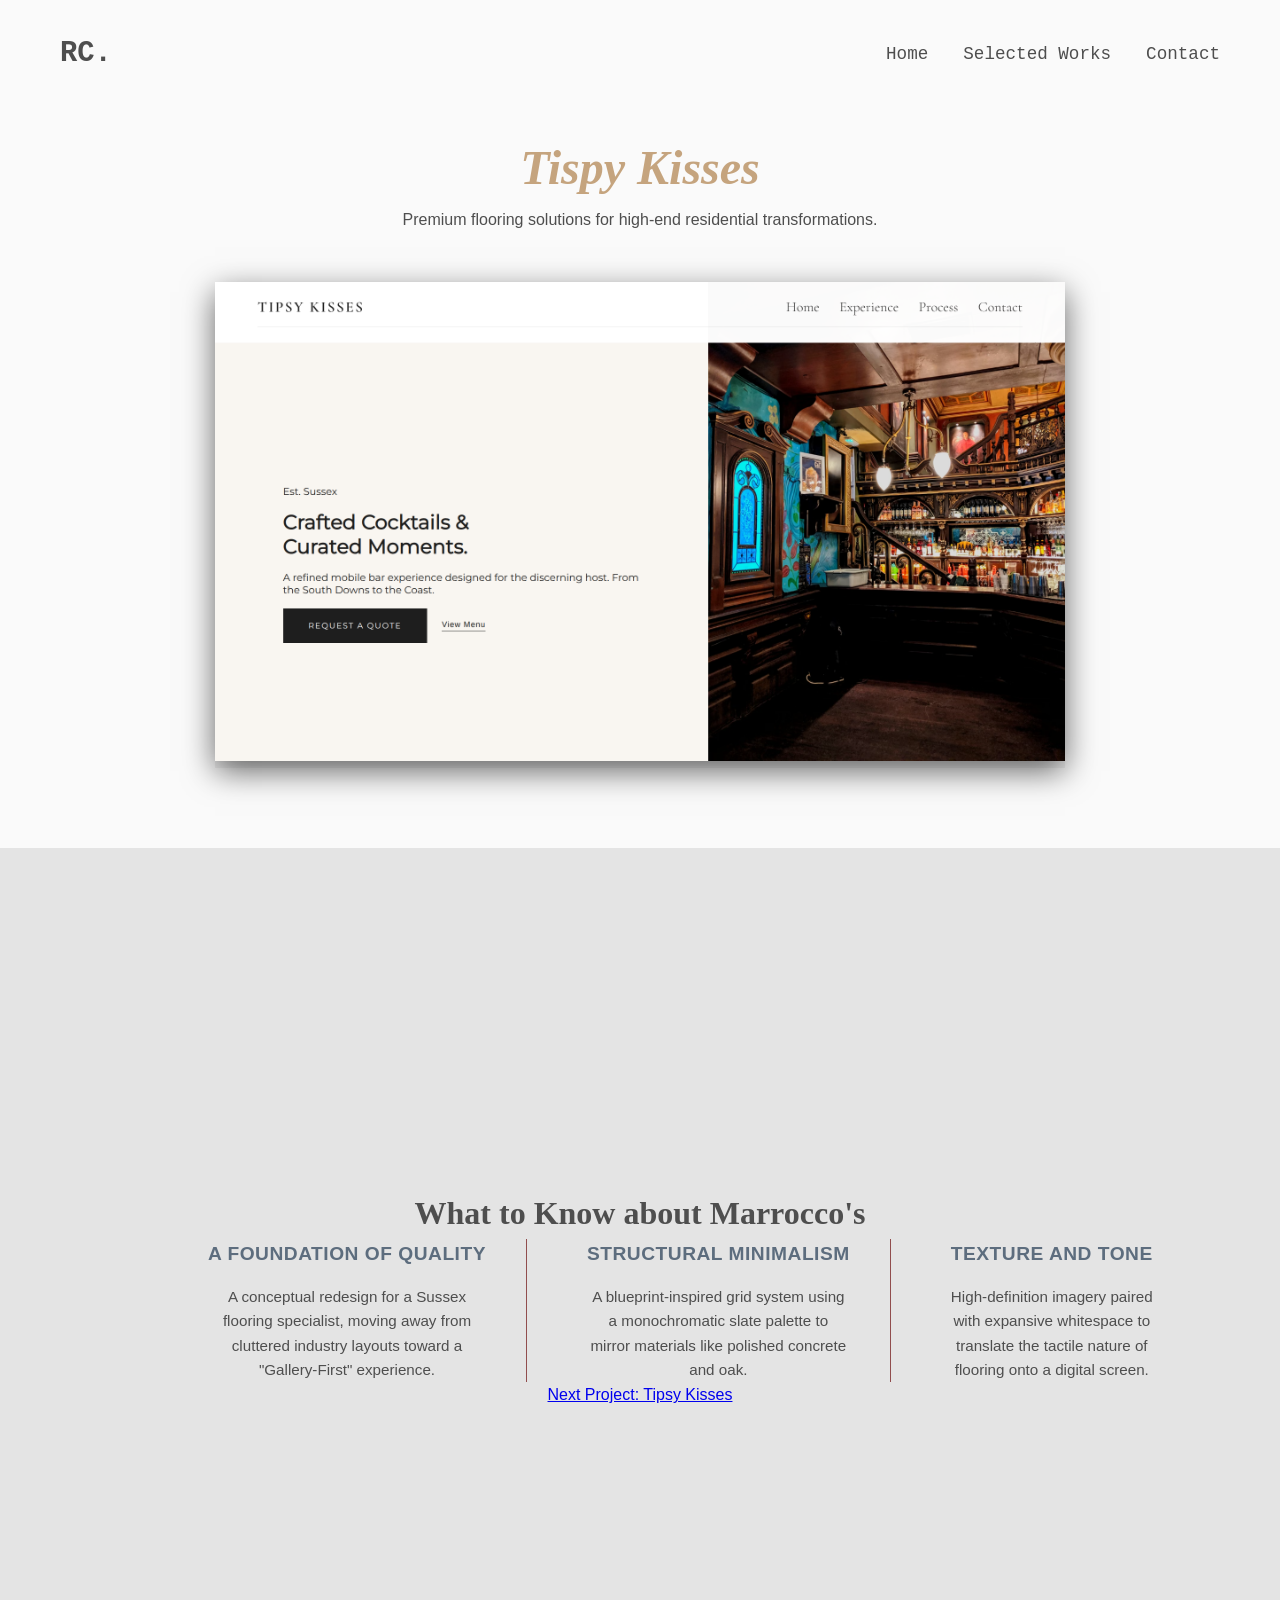
<file: tipsy.html>
<!DOCTYPE html>
<html lang="en">
<head>
    <meta charset="UTF-8">
    <meta name="viewport" content="width=device-width, initial-scale=1.0">
    <title>Elite Flooring | Ryley C.</title>
    <link rel="stylesheet" href="css/total.css">
    <link rel="stylesheet" href="css/nav.css">
    <link rel="stylesheet" href="css/button.css">
</head>
<body>

    <nav>
        <a href="index.html" class="logo">RC.</a>
        <ul class="nav-links">
            <li><a href="index.html">Home</a></li>
            <li><a href="projects.html">Selected Works</a></li>
            <li><a href="mailto:ryleychallis@outlook.com">Contact</a></li>
        </ul>
    </nav>

    <main>
        <section class="section">
            <div class="container">
                <header class="services-header">
                    <h2 class="section-title">Tispy Kisses</h2>
                    <p>Premium flooring solutions for high-end residential transformations.</p>
                </header>

                <div class="image-container">
                    <a href="https://ryleychallis.github.io/Tipsy/" class="featured-card">
                        <div class="featured-image-frame">
                            <div class="overlay"><span>View Live Site</span></div>
                            <img src="css/img/project-tipsy.png" alt="Project Screenshot">
                        </div>
                    </a>
                </div>
            </div>
        </section>

        <section class="section" id="info">
            <div class="container">
                <h2>What to Know about Marrocco's</h2>
                <div class="info-container">
                    <div class="info-item">
                        <div class="info-desc">
                            <h4>A Foundation of Quality</h4>
                            <p>A conceptual redesign for a Sussex flooring specialist, moving away from cluttered industry layouts toward a "Gallery-First" experience.</p>
                        </div>
                    </div>
                    <div class="info-item">
                        <div class="info-desc">
                            <h4>Structural Minimalism</h4>
                            <p>A blueprint-inspired grid system using a monochromatic slate palette to mirror materials like polished concrete and oak.</p>
                        </div>
                    </div>
                    <div class="info-item">
                        <div class="info-desc">
                            <h4>Texture and Tone</h4>
                            <p>High-definition imagery paired with expansive whitespace to translate the tactile nature of flooring onto a digital screen.</p>
                        </div>
                    </div>
                </div>
                <div class="next-cta">
                    <a href="tipsy.html">Next Project: Tipsy Kisses</a>
                </div>
            </div>
        </section>
    </main>
</body>
</html>
</file>
<file: css/root.css>
:root {
    --main-green: #53c544;
    --text-dark: #2d2d2d;
    --text-light: #fcfcfc;
}
</file>
<file: css/styles.css>
html, body {
    margin: 0;
    padding: 0;
    overflow-x: hidden;
}

* {
    box-sizing: border-box;
}

section {
    overflow: hidden;
    z-index: 2;
    margin: 0; padding: 0;
}

section, header {
    background-color: #0e0e0e;
    min-height: 100vh;
}

h1 {
    font-size: 2.8rem;
    font-family: inter;
    font-weight: 300;
    color: var(--main-green);
    margin: 50px 0 10px 0;
    line-height: 1.4;
    max-width: 90%;
    width: 90%;
}

h2 {
    font-size: clamp(1.5rem, 4vw, 1.9rem);
    font-family: jetbrains mono, monospace;
    font-weight: 300;
    color: var(--main-green);
    margin: 0 0 20px 0;
}

.container {
    max-width: 80%;
    display: flex;
    flex-direction: column;
    justify-content: center;
    margin: 0 auto;
    z-index: 2 !important;
    overflow: visible !important;
}

.hero {
    min-height: 100vh;

    margin: 0;
    padding: 20px 60px;

    display: flex;
    flex-direction: column;
    justify-content: center;
    position: relative;
}

.hero::after {
    font-family: "Font Awesome 6 Free";
    font-weight: 900;
    content: "\f121";
    position: absolute;
    top: 50%;
    left: 85%;
    transform: translate(-50%, -50%);
    font-size: 30rem;
    color: var(--main-green);
    opacity: 0.07;
    z-index: 0;
    pointer-events: none;
}

.hero-content {
    display: flex;
    flex-direction: column;
    max-width: 90%;
}

.hero-content p {
    font-size: 1rem;
    font-family: 'inter', sans-serif;
    color: var(--text-light);
    max-width: 850px;

    line-height: 1.4;
    margin: 0 0 40px 0;
    padding: 0;
}

#about {
    scroll-margin-top: 60px;
}

.about-grid {
    display: grid;
    grid-template-columns: 1.5fr 1fr;
    gap: 80px;
    align-items: center;
}

.about-content p {
    color: #888;
    line-height: 1.8;
    margin-bottom: 1.5rem;
    font-size: 1.1rem;
    font-family: 'inter', sans-serif;
}

.about-content .lead {
    color: #fff;
    font-size: 1.4rem;
    font-family: 'jetbrains mono', monospace !important;
    font-weight: 500;
}

.tech-stack h3 {
    color: var(--main-green);
    font-size: 0.9rem;
    text-transform: uppercase;
    letter-spacing: 2px;
    margin-bottom: 1rem;
}

.stack-tags {
    display: flex;
    flex-wrap: wrap;
    gap: 10px;
}

.stack-tags span {
    background: rgba(0, 255, 0, 0.05);
    border: 1px solid rgba(0, 255, 0, 0.2);
    color: var(--main-green);
    padding: 5px 15px;
    border-radius: 4px;
    font-size: 0.8rem;
    font-family: 'JetBrains Mono', monospace;
}

.about-stats {
    display: grid;
    grid-template-columns: 1fr 1fr;
    gap: 20px;
}

.stat-box {
    border: 1px solid rgba(255, 255, 255, 0.1);
    padding: 30px;
    text-align: center;
    border-radius: 8px;
    transition: border-color 0.3s ease;
}

.stat-box:hover {
    border-color: var(--main-green);
}

.stat-number {
    display: block;
    font-size: 2.5rem;
    font-weight: 800;
    color: var(--main-green);
}

.stat-label {
    color: #555;
    text-transform: uppercase;
    font-size: 0.8rem;
    letter-spacing: 1px;
}

#services {
    padding: 80px 40px;
    display: flex;
    flex-direction: column;
    gap: 50px;
    position: relative;
}

#services::after {
    font-family: "Font Awesome 6 Free";
    font-weight: 900;
    content: "\f2db";
    position: absolute;
    top: 55%;
    left: 5%;
    transform: translate(-50%, -50%);
    font-size: 30rem;
    color: var(--main-green);
    opacity: 0.07;
    z-index: 0;
    pointer-events: none;
}

#services h2 {
    margin-bottom: 60px;
}

.service-list {
    display: grid;
    grid-template-columns: repeat(2, 1fr);
    gap: 30px;
}

.service-item {
    border: 1px solid rgba(255, 255, 255, 0.1);
    padding: 60px 40px;
    border-radius: 8px;
    display: flex;
    flex-direction: column;
    gap: 15px;
    transition: all 0.3s ease;
    max-width: 650px !important;
    width: 100% !important;
    backdrop-filter: blur(10px);
}

.service-item p {
    line-height: 1.8 !important;
    font-size: clamp(0.95rem, 2.5vw, 1.1rem);
}

.service-item h3 {
    font-size: 1.3rem;
    font-family: 'inter', sans-serif;
    color: var(--main-green);
    margin: 0;
}

.service-item p {
    font-size: 0.95rem;
    font-family: 'inter', sans-serif;
    color: var(--text-light);
    margin: 0;
    line-height: 1.4;
}

.service-item:hover {
    border-color: #52ff52; /* Your bright green */
    box-shadow: 0 0 30px rgba(87, 255, 61, 0.238);
}

#recent h2 {
    text-align: center;
    margin-bottom: 90px;
}

#recent .container {
    max-width: 80%;
    display: flex;
    flex-direction: column;
    margin: 0 auto;
    justify-content: center;
}

#recent img {
    max-width: 60vw;
    height: auto;
    border-radius: 7px;

    margin: 0 auto;

    filter: brightness(90%);
    border: 2px solid var(--main-green);
    box-shadow: 0 0 30px rgba(70, 207, 49, 0.538);
    transition: all 0.3s ease;
}

#recent .description {
    font-size: 1rem;
    font-family: 'inter', sans-serif;
    color: var(--text-light);
    max-width: 775px;
    margin: 0 auto;
    padding: 75px 0;
    line-height: 1.4;
    text-align: center;
}

#faqs {
    padding: 80px 40px;
    position: relative;
    z-index: 1 !important;
    overflow: hidden;
}

#faqs::after {
    font-family: "Font Awesome 6 Free";
    font-weight: 900;
    content: "\f0e8";
    position: absolute;
    top: 65%;
    left: 100%;
    transform: translate(-50%, -50%);
    font-size: 30rem;
    color: var(--main-green);
    opacity: 0.07;
    z-index: -1;
    pointer-events: none;
}

#faqs h2 {
    margin-bottom: 60px;
}

#faqs .faq-list {
    display: grid;
    grid-template-columns: repeat(2, 1fr);
    gap: 30px;
    max-width: 100% !important;
    margin: 0 auto !important;
    justify-content: center;
}

.faq-item {
    border: 1px solid rgba(255, 255, 255, 0.1);
    backdrop-filter: blur(10px);
    padding: 60px 40px;
    border-radius: 10px;
    transition: all 0.3s ease;
    max-width: 650px !important;
    width: 100% !important;
}

.faq-item p {
    line-height: 1.8 !important;
    font-size: clamp(0.95rem, 2.5vw, 1.1rem);
}

.faq-item:hover {
    border-color: #52ff52;
    box-shadow: 0 0 30px rgba(87, 255, 61, 0.238);
}

.faq-item h3 {
    font-size: 1.2rem;
    font-family: 'inter', sans-serif;
    color: var(--main-green);
    margin: 0 0 15px 0;
}

.faq-item p {
    font-size: 0.95rem;
    font-family: 'inter', sans-serif;
    color: var(--text-light);
    margin: 0;
    line-height: 1.4;
}

#final {
    background-color: #000;
    min-height: 50vh !important;
    border-top: 2px solid var(--main-green);
    border-bottom: 2px solid var(--main-green);
    display: flex;
    flex-direction: column;
    justify-content: center;
    align-items: center;
    scroll-margin-top: 150px;
}

#final .container {
    display: flex;
    flex-direction: column;
    justify-content: center;
    align-items: center;
    gap: 40px;
}

#final .rhetorical {
    font-family: 'Inter', sans-serif;
    font-weight: 600;
    font-size: 4rem;
    letter-spacing: -0.03em;
    line-height: 1.1;
    color: var(--main-green);
    text-align: center;
}

#final .rhetorical span {
    font-style: italic;
    color: #fff;
    text-decoration: underline;
    text-underline-offset: 8px;
    text-decoration-color: var(--main-green);
}

.main-footer {
    background-color: #0e0e0e;
    padding: 80px 0 20px 0;
    border-top: 1px solid rgba(0, 255, 0, 0.1);
    font-family: 'Inter', sans-serif;
}

.footer-grid {
    display: grid;
    grid-template-columns: 2fr 1fr 1fr;
    gap: 40px;
    margin-bottom: 60px;
}

.footer-logo {
    font-size: 1.5rem;
    font-weight: 800;
    color: #fff;
    text-decoration: none;
    letter-spacing: -1px;
}

.footer-logo span {
    color: var(--main-green);
}

.footer-brand p {
    color: #888;
    margin-top: 15px;
    line-height: 1.6;
    max-width: 300px;
}

.footer-links h4 {
    color: var(--main-green);
    font-size: 0.9rem;
    text-transform: uppercase;
    letter-spacing: 2px;
    margin-bottom: 20px;
}

.footer-links ul {
    list-style: none;
    padding: 0;
}

.footer-links ul li {
    margin-bottom: 12px;
}

.footer-links ul li a {
    color: #888;
    text-decoration: none;
    transition: color 0.3s ease;
    font-size: 0.95rem;
}

.footer-links ul li a:hover {
    color: #fff;
}

/* Bottom Copyright Bar */
.footer-bottom {
    padding-top: 20px;
    border-top: 1px solid rgba(255, 255, 255, 0.05);
    text-align: center;
}

.footer-bottom p {
    color: #444;
    font-size: 0.8rem;
}
</file>
<file: css/nav.css>
nav {
    background: transparent;
    position: absolute;
    width: 100%;
    height: 12vh;

    top: 0 !important;
    margin: 0;
    padding: 20px 40px;
    z-index: 9999;

    display: flex;
    flex-direction: row;
    justify-content: space-between;
    align-items: center;
}

nav .logo {
    font-size: 1.8rem;
    font-family: 'jetbrains mono', monospace;
    font-weight: bold;
    color: var(--main-green);
    padding: 0 20px;
    text-decoration: none;
}

nav .nav-links {
    display: flex;
    align-items: center;
    padding-right: 20px;
    gap: 35px;
}

.nav-links .logo {
    display: none;
}

.nav-links li {
    list-style: none;
}

nav a {
    text-decoration: none;
    color: var(--text-light);
    font-size: 1.1rem;
    font-family: 'jetbrains mono', monospace;
    transition: all 0.3s ease;
}

a:hover {
    color: var(--main-green);
    filter: brightness(80%);
}

.hamburger {
    display: none;
    cursor: pointer;
}

/* Add this to your query.css or styles.css */
.overlay {
    position: fixed;
    top: 0;
    left: 0;
    width: 100vw;
    height: 100vh;
    background-color: rgba(0, 0, 0, 0.6); /* Adjust for darkness */
    backdrop-filter: blur(4px);            /* The high-end blurred look */
    z-index: 1400;                         /* Just below the sidebar */
    
    /* Hidden state */
    opacity: 0;
    visibility: hidden;
    transition: all 0.4s ease-in-out;
}

.overlay.active {
    opacity: 1;
    visibility: visible;
}
</file>
<file: css/button.css>
.btn {
    background-color: var(--main-green);
    box-shadow: 0 0 30px rgba(87, 255, 61, 0.335);
    padding: 18px 21px;
    margin: 0;
    border-radius: 50px;
    max-width: 200px;

    font-family: 'Inter', sans-serif;

    transition: all 0.3s ease;
    text-decoration: none;
    color: var(--text-dark);
    text-align: center;
    white-space: nowrap;
}

.btn:hover {
    transform: translateY(-7px);
    filter: brightness(80%);
    color: var(--text-dark);
    box-shadow: 0 0 30px rgba(87, 255, 61, 0.135);
}

.min-btn {
    display: flex;
    justify-content: center;
    margin: 0 auto;
    justify-content: center;
    width: 100%;
    gap: 20px !important;
}

.min-btn a {
    background-color: transparent;
    color: var(--main-green);
    padding: 10px 15px;
    border-radius: 50px;
    font-family: 'Inter', sans-serif;
    transition: all 0.3s ease;
    text-decoration: none;
    display: inline-block;
    text-align: center;

    white-space: nowrap;
    width: auto;
    max-width: 50%;
    margin-top: 75px;
}

#tipsy .min-btn, #elate .min-btn {
    margin-bottom: 75px;
}

.pitch-btn, #final .btn {
    display: inline-block;
    white-space: nowrap;
    padding: 18px 35px;
    background-color: #000 !important;
    color: var(--main-green);
    border: 1px solid var(--main-green);
    text-decoration: none;
    box-shadow: none;
    text-transform: uppercase;
    font-size: 0.9rem;
    font-family: 'jetbrains mono', monospace !important;
    letter-spacing: 2px;
    font-weight: 600;
    transition: all 0.4s cubic-bezier(0.175, 0.885, 0.32, 1.275);
    border-radius: 2px !important;
    display: flex;
    justify-content: center;
    align-items: center;
    gap: 10px;
}

.pitch-btn i, #final .btn i {
    margin-left: 10px;
    transition: transform 0.3s ease;
}

.pitch-btn:hover, #final .btn:hover {
    background-color: var(--main-green);
    color: var(--text-light);
    box-shadow: 0 0 30px rgba(131, 197, 68, 0.3) !important;
    transform: none !important;
}

.pitch-btn:hover i, #final .btn:hover i {
    transform: translateX(5px);
}
</file>
<file: css/query.css>
@media (min-width: 1024px) {
    #about {
        padding: 75px 0;
    }
    #services .container .service-list {
        display: grid !important;
        grid-template-columns: repeat(2, 1fr) !important;
        margin: 0 auto !important;
        align-items: center !important;
        justify-content: center;
        width: 100% !important;
        gap: 30px;
    }
    .service-list .service-item {
        max-width: 100%;
        width: 450px;
        min-height: 350px;
        display: flex;
        flex-direction: column;
        justify-content: center;
    }
    #recent {
        min-height: 80vh;
    }
    #faqs .faq-list {
        display: grid !important;
        grid-template-columns: 1fr 1fr !important;
        gap: 30px !important;
        width: 100% !important;
        max-width: 100% !important;
        margin: 0 auto !important;
    }
    .faq-item {
        max-width: 450px;
        height: 350px;
        display: flex;
        flex-direction: column;
        justify-content: center;
    }
}

@media (min-width: 770px) and (max-width: 1023px) {
    html body header.hero h1 {
        font-size: 2.2rem !important;
        max-width: none !important;
    }
}

@media (max-width: 992px) {
    .about-grid {
        grid-template-columns: 1fr !important;
    }
    #gallery {
        padding-bottom: 75px;
    }
    #gallery .grid {
        grid-template-columns: 1fr !important;
        width: 100% !important;
        justify-items: center !important;
        margin: 0 auto;
    }
    .soon, #gallery .card {
        width: 600px !important;
        height: auto;
    }
}

@media (max-width: 769px) {
    .hero .desktop-only {
        display: none;
    }
    #services .service-list {
        display: flex !important;
        flex-direction: column !important;
        margin: 0 auto !important;
        align-items: center !important;
        width: 100% !important;
        gap: 20px;
    }
    #recent {
        min-height: 60vh;
    }
    .faq-list {
        display: flex !important;
        flex-direction: column !important;
        margin: 0 auto !important;
        align-items: center !important;
        width: 100% !important;
        gap: 20px;
    }
    .soon, #gallery .card {
        width: 500px !important;
        height: auto;
    }
}

@media (max-width: 768px) {
    nav {
        display: flex;
        flex-direction: row-reverse;
    }
    .hamburger {
        display: flex;
        flex-direction: column;
        gap: 5px;
        z-index: 2000;
    }

    .hamburger span {
        width: 30px;
        height: 3px;
        background: var(--main-green);
        transition: 0.3s;
    }

    .nav-links {
        position: fixed;
        right: 0;
        left: 100%;
        top: 0;
        height: 100vh !important;
        width: 70%;
        background: rgba(10, 10, 10, 0.8);
        backdrop-filter: blur(10px);
        -webkit-backdrop-filter: blur(10px);
        border-left: 1px solid var(--main-green);
        box-shadow: -10px 0 30px rgba(83, 197, 68, 0.1);
        flex-direction: column;
        align-items: center;
        justify-content: center;
        
        padding-top: 60%;
        margin: 0 !important;
        transition: left 0.3s ease-in-out;
        z-index: 1500;
    }

    .nav-links .logo {
        font-size: 3rem;
        display: flex;
        margin-top: auto;
        padding-bottom: 150px;
    }

    .nav-links.active {
        left: 30% !important;
    }
    .hamburger.toggle span:nth-child(1) {
        transform: rotate(-45deg) translate(-5px, 6px);
        background-color: var(--main-green);
    }

    .hamburger.toggle span:nth-child(2) {
        opacity: 0;
        transform: translateX(-20px);
    }

    .hamburger.toggle span:nth-child(3) {
        transform: rotate(45deg) translate(-5px, -6px);
    }
    #recent {
        min-height: 40vh;
    }
    #faqs .faq-list, .service-list {
        display: grid;
        grid-template-columns: 1fr;
        justify-items: center !important;
        margin: 0 auto !important;
        width: 100%;
    }
    #final .rhetorical {
        font-size: 2rem;
        max-width: 60%;
        margin-bottom: 0 !important;
    }
}

@media (max-width: 670px) {
    body .hero h1 {
        font-size: 2.2rem !important;
        max-width: none !important;
    }
    .faq-list {
        max-width: 80%;
        width: 450px !important;
    }
    .faq-item, .service-item {
        max-width: 100%;
        width: 450px !important;
    }
    .soon, #gallery .card {
        width: 450px !important;
        height: auto;
    }
}

@media (max-width: 580px) {
    body .hero h1 {
        font-size: 2.3rem !important;
        max-width: none !important;
    }
    .about-grid {
        grid-template-columns: 1fr !important;
        padding-bottom: 75px;
    }
    #gallery .grid {
        grid-template-columns: 1fr !important;
        width: 100% !important;
        justify-items: center !important;
        margin: 0 auto;
    }
    .soon, #gallery .card {
        width: 400px !important;
        height: auto;
    }
    footer .container {
        display: flex;
        flex-direction: column;
        gap: 20px;
    }
}

@media (max-width: 520px) {
    #faqs .container .faq-list { 
        display: flex !important;
        flex-direction: column !important;
        align-items: center !important;
        width: 100% !important;
        padding: 0 10px !important;
    }

    html body .faq-list .faq-item {
        width: 90vw !important; 
        min-width: 0 !important;
        max-width: 90vw !important;
        
        height: auto !important;
        min-height: 300px !important;
        
        margin: 15px 0 !important;
        padding: 25px !important;
        box-sizing: border-box !important;
    }
}

@media (max-width: 480px) {
    body .hero h1 {
        font-size: 2rem !important;
        max-width: none !important;
        line-height: 1;
    }
    .hero p {
        font-size: 0.8rem;
    }
    #faqs .container .faq-list { 
        display: flex !important;
        flex-direction: column !important;
        align-items: center !important;
        width: 100% !important;
        padding: 0 10px !important;
    }

    html body .faq-list .faq-item {
        width: 70vw !important; 
        min-width: 0 !important;
        max-width: 70vw !important;
        
        height: auto !important;
        min-height: 300px !important;
        
        margin: 15px 0 !important;
        padding: 25px !important;
        box-sizing: border-box !important;

        backdrop-filter: blur(5px) !important;
    }
    #gallery .grid {
        grid-template-columns: 1fr !important;
        width: 100% !important;
        justify-items: center !important;
        margin: 0 auto;
    }
    .soon, #gallery .card {
        width: 350px !important;
        height: auto;
    }
    p {
        font-size: 1rem !important;
    }
    #tipsy .min-btn, #elate .min-btn {
        display: flex !important;
        justify-content: center !important;
        align-items: center !important;
        width: 100% !important;
        margin: 40px 0 !important;
    }

    #tipsy .min-btn a, #elate .min-btn a {
        width: fit-content !important;
        display: flex !important;
        justify-content: center !important;
        align-items: center !important;
        margin: 0 auto !important;
        gap: 10px;
    }
}

@media (max-width: 420px) {
    .nav-links {
        margin: 0 !important;
    }
    body header.hero h1 {
        font-size: 2.2rem !important;
        max-width: none !important;
        line-height: 1;
    }
    .hero p {
        font-size: 0.75rem;
    }
    h2 {
        text-align: center !important;
        width: 100% !important;
        display: block !important;
        margin-left: auto !important;
        margin-right: auto !important;
        padding: 0 20px !important;
    }
    #about {
        padding-top: 75px !important;
    }
    .stack-tags {
        display: flex !important;
        flex-wrap: wrap !important;
        justify-content: flex-start !important;
        gap: 10px !important;
    }
    .stack-tags span {
        width: fit-content !important;
    }
    .about-stats {
        display: flex;
        flex-direction: column;
    }
    .stat-box .stat-number {
        font-size: 1.8rem;
    }
    body #recent .container img {
        width: 80vw !important;
        max-width: 80vw !important;
    }
    .faq-list {
        gap: 5px !important;
    }
    .faq-item, .service-item {
        max-width: 100%;
        width: 320px !important;
        height: auto !important;
    }
    #gallery .grid {
        grid-template-columns: 1fr !important;
        width: 100% !important;
        justify-items: center !important;
        margin: 0 auto;
    }
    .soon, #gallery .card {
        width: 300px !important;
        height: auto;
    }
    #final h2 {
        width: 90% !important;
        max-width: 90% !important;
    }
}
</file>
<file: css/total.css>
:root {
    --bg: #fafafa;
    --bg-two: #e4e4e4;
    --text: #4e4e4e;
    --accent: #c5a47e;
    --accent-two: #2C3E50;
    --accent-three: #5d6d7e;
    --cta: #2D3E2E;
    --cta-hover: #182118;
}

* { margin: 0; padding: 0; box-sizing: border-box; }

main {
    display: block;
    width: 100%;
    margin: 0;
    padding: 0;
    position: relative; 
}

body {
    background-color: var(--bg);
    color: var(--text);
    font-family: 'Lato', sans-serif;
    line-height: 1.6;
    overflow-x: hidden;
}

.section::before {
    content: "";
    position: absolute;
    top: 0; left: 0;
    width: 100%; height: 100%;
    background-image: url("https://www.transparenttextures.com/patterns/stardust.png"); 
    opacity: 0.2;
    pointer-events: none;
    z-index: 1;
}

.section:nth-child(even) {
    background-color: var(--bg-two);
}

.section:nth-child(odd) {
    background-color: var(--bg);
}

.section .container {
    padding: 80px 40px;
    max-width: 80%;
    margin: 0 auto;
}

.services-header {
    display: flex;
    flex-direction: column;
    margin: 50px auto;
    text-align: center;
}

.section-title {
    font-family: 'playfair display', serif;
    font-size: 3rem;
    font-style: italic;
    color: var(--accent);
    margin: 0;
    padding: 0;
}

.services-header p {
    font-size: 1rem !important;
    font-family: 'lato', sans-serif !important;
    color: var(--text) !important;
}

.featured-container {
    display: flex;
    flex-direction: column;
    justify-content: flex-start;
}

.featured-image-frame {
    position: relative;
    max-width: 850px;
    width: 100%;
    height: 100%;
    aspect-ratio: 16 / 9;
    background: #eee;
    margin: 0 auto !important;
    padding: 0 !important;
    box-sizing: border-box;
    z-index: 9998;
}

.featured-image-frame img {
    max-width: 100%;
    max-height: 100%;
    width: auto;
    height: auto;
    
    object-fit: contain;
    user-select: none;
    box-shadow: 0 10px 30px rgba(0, 0, 0, 0.6);
}

.image-container {
    width: 100%;
    display: flex;
    justify-content: center;
    margin-top: 50px;
}

.image-container a {
    display: inline-block;
    width: auto;
    height: auto;
    text-decoration: none;
}

.featured-image-frame .overlay {
    position: absolute;
    top: 0;
    left: 0;
    width: 100%;
    height: 100%;
    background-color: rgba(0, 0, 0, 0.6) !important;
    z-index: 2;

    display: flex !important;
    align-items: center;
    justify-content: center;
    
    opacity: 0;
    transition: all 0.3s ease;
    pointer-events: none;
}

.overlay span {
    background-color: rgba(0, 0, 0, 0.8);
    color: white;
    text-transform: uppercase;
    letter-spacing: 2px;
    font-size: 0.8rem;
    border: 1px solid white;
    padding: 15px 20px;
    margin: 0; 
}

.featured-card:hover .overlay {
    background-color: rgba(0, 0, 0, 0.2);
    opacity: 1;
}


#info {
    min-height: 100vh;
    text-align: center;
    display: flex;
    flex-direction: column;
    justify-content: center;
    align-items: center;
}

#info h2 {
    font-family: 'playfair display', serif;
    font-size: 2rem;
    color: var(--text);
}

.info-item {
    padding: 0 40px;
    display: flex;
    flex-direction: column;
    align-items: center;
    text-align: center;
    border-right: 1px solid #914d4d;
}

.info-item:last-child {
    border-right: none;
}

.info-container {
    display: grid;
    grid-template-columns: repeat(3, 1fr);
    max-width: 1300px;
    margin: 0 auto;
    gap: 20px; 
}

.info-desc h4 {
    white-space: nowrap;
    font-size: clamp(1.2rem, 1.2vw, 1.6rem);
    font-family: 'playfair display', sans-serif !important; 
    color: var(--accent-three);
    letter-spacing: 0.5px;
    margin-bottom: 15px;
    text-transform: uppercase;
}

.info-desc p {
    text-align: center;
    font-size: 0.95rem;
    line-height: 1.6;
}
</file>
<file: css/projects.css>
html, body {
    margin: 0;
    padding: 0;
    overflow-x: hidden;
}

* {
    box-sizing: border-box;
}

section {
    overflow: hidden;
    z-index: 2;
    margin: 0; padding: 0;
}

section, header {
    border-bottom: 1px solid #eeeeee29;
    background-color: #0e0e0e;
    min-height: 100vh;
}

h1 {
    font-size: 2.8rem;
    font-family: inter;
    font-weight: 300;
    color: var(--main-green);
    margin: 50px 0 10px 0;
    line-height: 1.4;
    max-width: 90%;
    width: 90%;
}

h2 {
    font-size: clamp(1.5rem, 4vw, 1.9rem);
    font-family: jetbrains mono, monospace;
    font-weight: 300;
    color: var(--main-green);
    margin: 75px 0 75px 0;
    text-align: center;
}

h2 span {
    font-family: 'inter', sans-serif !important;
}

.container {
    max-width: 80%;
    display: flex;
    flex-direction: column;
    justify-content: center;
    margin: 0 auto;
    z-index: 2 !important;
    overflow: visible !important;
}

.hero {
    min-height: 100vh;

    margin: 0;
    padding: 20px 60px;

    display: flex;
    flex-direction: column;
    justify-content: center;
    position: relative;
}

.hero::after {
    font-family: "Font Awesome 6 Free";
    font-weight: 900;
    content: "\f0e7";
    position: absolute;
    top: 50%;
    left: 85%;
    transform: translate(-50%, -50%);
    font-size: 30rem;
    color: var(--main-green);
    opacity: 0.07;
    z-index: 0;
    pointer-events: none;
}

.hero-content {
    display: flex;
    flex-direction: column;
    max-width: 90%;
}

.hero-content p {
    font-size: 1rem;
    font-family: 'inter', sans-serif;
    color: var(--text-light);
    max-width: 850px;

    line-height: 1.4;
    margin: 0 0 40px 0;
    padding: 0;
}

#gallery h2 {
    text-align: center;
    margin-bottom: 50px;
}

#gallery .grid {
    display: grid;
    grid-template-columns: repeat(2, 1fr);
    gap: 50px;
    max-width: 100%;
    width: 100%;
    justify-items: center;
    margin: 0 auto;
    margin-bottom: 75px;
}

#gallery .grid .card {
    width: 100%;
    height: auto;
    border-radius: 6px;
    transition: all 0.3s ease;
    backface-visibility: hidden;
    opacity: 1 !important;
    display: block;
    border: 1px solid var(--main-green);
    aspect-ratio: 16 / 9;
    object-fit: cover;
}

.card-overlay {
    position: absolute;
    top: 0;
    left: 0;
    width: 100%;
    height: 100%;
    background: rgba(0, 0, 0, 0.7);
    border: 1px solid var(--main-green);
    display: flex;
    flex-direction: column;
    justify-content: center;
    align-items: center;
    
    opacity: 0;
    transition: opacity 0.4s ease;
    padding: 20px;
    box-sizing: border-box;
}

#gallery .grid a:hover .card-overlay {
    opacity: 1;
}

#gallery .grid a:hover .card {
    transform: scale(1.02);
}

.card-overlay h3 {
    color: var(--main-green);
    font-family: 'Inter', sans-serif;
    font-size: 1.5rem;
    margin-bottom: 2px;
    transform: translateY(10px);
    transition: transform 0.4s ease;
}

.card-overlay p {
    color: #fff;
    font-family: 'Inter', sans-serif;
    font-size: 0.9rem;
    letter-spacing: 1px;
    transform: translateY(10px);
    transition: transform 0.4s ease;
}

#gallery .grid a:hover h3,
#gallery .grid a:hover p {
    transform: translateY(0);
}

#gallery .grid a {
    opacity: 1 !important;
    background-color: transparent !important;
    display: inline-block;
    transition: all 0.3s ease !important;
    position: relative;
    overflow: hidden;
    text-decoration: none;
}

#gallery .grid a:hover {
    box-shadow: 0 0 30px rgba(70, 207, 49, 0.538);
    opacity: 1 !important;
}

.grid .soon {
    font-size: 24px;
    font-family: 'inter', sans-serif;
    background-color: #181818;
    color: var(--text-light);
    width: 450px;
    height: 100% !important;
    height: auto;

    display: flex !important;
    justify-content: center !important;
    align-items: center !important;
}

#gallery .grid .card:hover {
    transform: translateY(-10px);
}

#tipsy {
    scroll-margin-top: 60px;
}

#tipsy h2 {
    text-align: center;
    margin-bottom: 50px;
}

.project-content {
    display: flex;
    flex-direction: column;
    align-items: center;
    gap: 30px;
}

.project-content img {
    max-width: 80%;
    height: auto;
    border-radius: 7px;
    filter: brightness(90%);
    border: 1px solid var(--main-green);
    transition: all 0.3s ease;
}

.project-content .project-details {
    max-width: 800px;
    display: flex;
    flex-direction: column;
    margin: 75px auto 0 auto;
    justify-content: center;
    text-align: left;
    gap: 50px;
}

.project-details p {
    font-size: 1rem;
    font-family: 'inter', sans-serif;
    color: var(--text-light);
    line-height: 1.4;
    margin: 0;
}

.final-pitch {
    padding: 120px 5%;
    background-color: #000;
    border-top: 1px solid rgba(131, 197, 68, 0.1);
    display: flex;
    justify-content: center;
    position: relative;
}

.final-pitch::after {
    font-family: "Font Awesome 6 Free";
    font-weight: 900;
    content: "\f2b5";
    position: absolute;
    top: 65%;
    left: 90%;
    transform: translate(-50%, -50%);
    font-size: 30rem;
    color: var(--main-green);
    opacity: 0.07;
    z-index: -1;
    pointer-events: none;
}

.pitch-container {
    max-width: 1000px;
    display: flex;
    align-items: center;
    gap: 60px;
}

.pitch-text h2 {
    font-size: 2.5rem;
    color: #fff;
    margin-bottom: 20px;
    line-height: 1.1;
}

.pitch-text p {
    color: #ccc;
    font-family: 'Inter', sans-serif;
    font-size: 1.1rem;
    line-height: 1.6;
}

.main-footer {
    background-color: #0e0e0e;
    padding: 80px 0 20px 0;
    border-top: 1px solid rgba(0, 255, 0, 0.1);
    font-family: 'Inter', sans-serif;
}

.footer-grid {
    display: grid;
    grid-template-columns: 2fr 1fr 1fr;
    gap: 40px;
    margin-bottom: 60px;
}

.footer-logo {
    font-size: 1.5rem;
    font-weight: 800;
    color: #fff;
    text-decoration: none;
    letter-spacing: -1px;
}

.footer-logo span {
    color: var(--main-green);
}

.footer-brand p {
    color: #888;
    margin-top: 15px;
    line-height: 1.6;
    max-width: 300px;
}

/* Link Columns */
.footer-links h4 {
    color: var(--main-green);
    font-size: 0.9rem;
    text-transform: uppercase;
    letter-spacing: 2px;
    margin-bottom: 20px;
}

.footer-links ul {
    list-style: none;
    padding: 0;
}

.footer-links ul li {
    margin-bottom: 12px;
}

.footer-links ul li a {
    color: #888;
    text-decoration: none;
    transition: color 0.3s ease;
    font-size: 0.95rem;
}

.footer-links ul li a:hover {
    color: #fff;
}

/* Bottom Copyright Bar */
.footer-bottom {
    padding-top: 20px;
    border-top: 1px solid rgba(255, 255, 255, 0.05);
    text-align: center;
}

.footer-bottom p {
    color: #444;
    font-size: 0.8rem;
}
</file>
